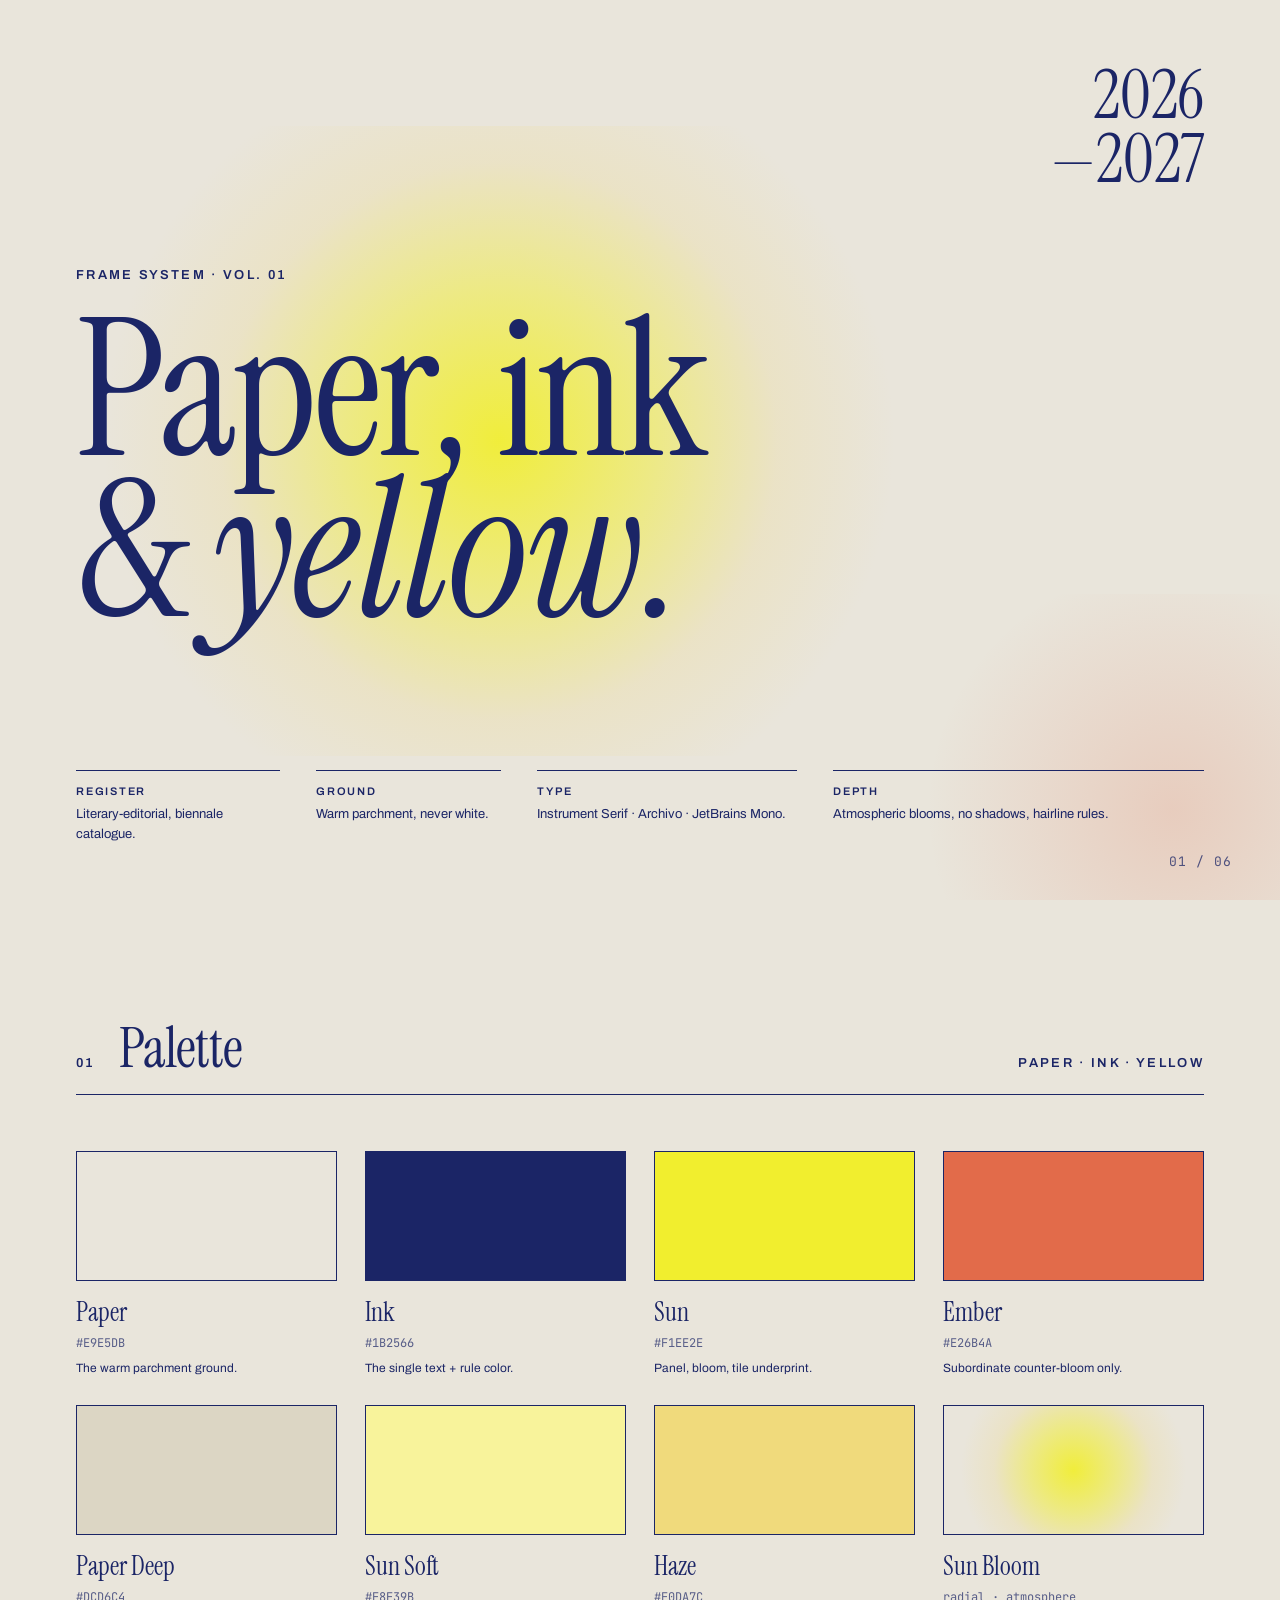
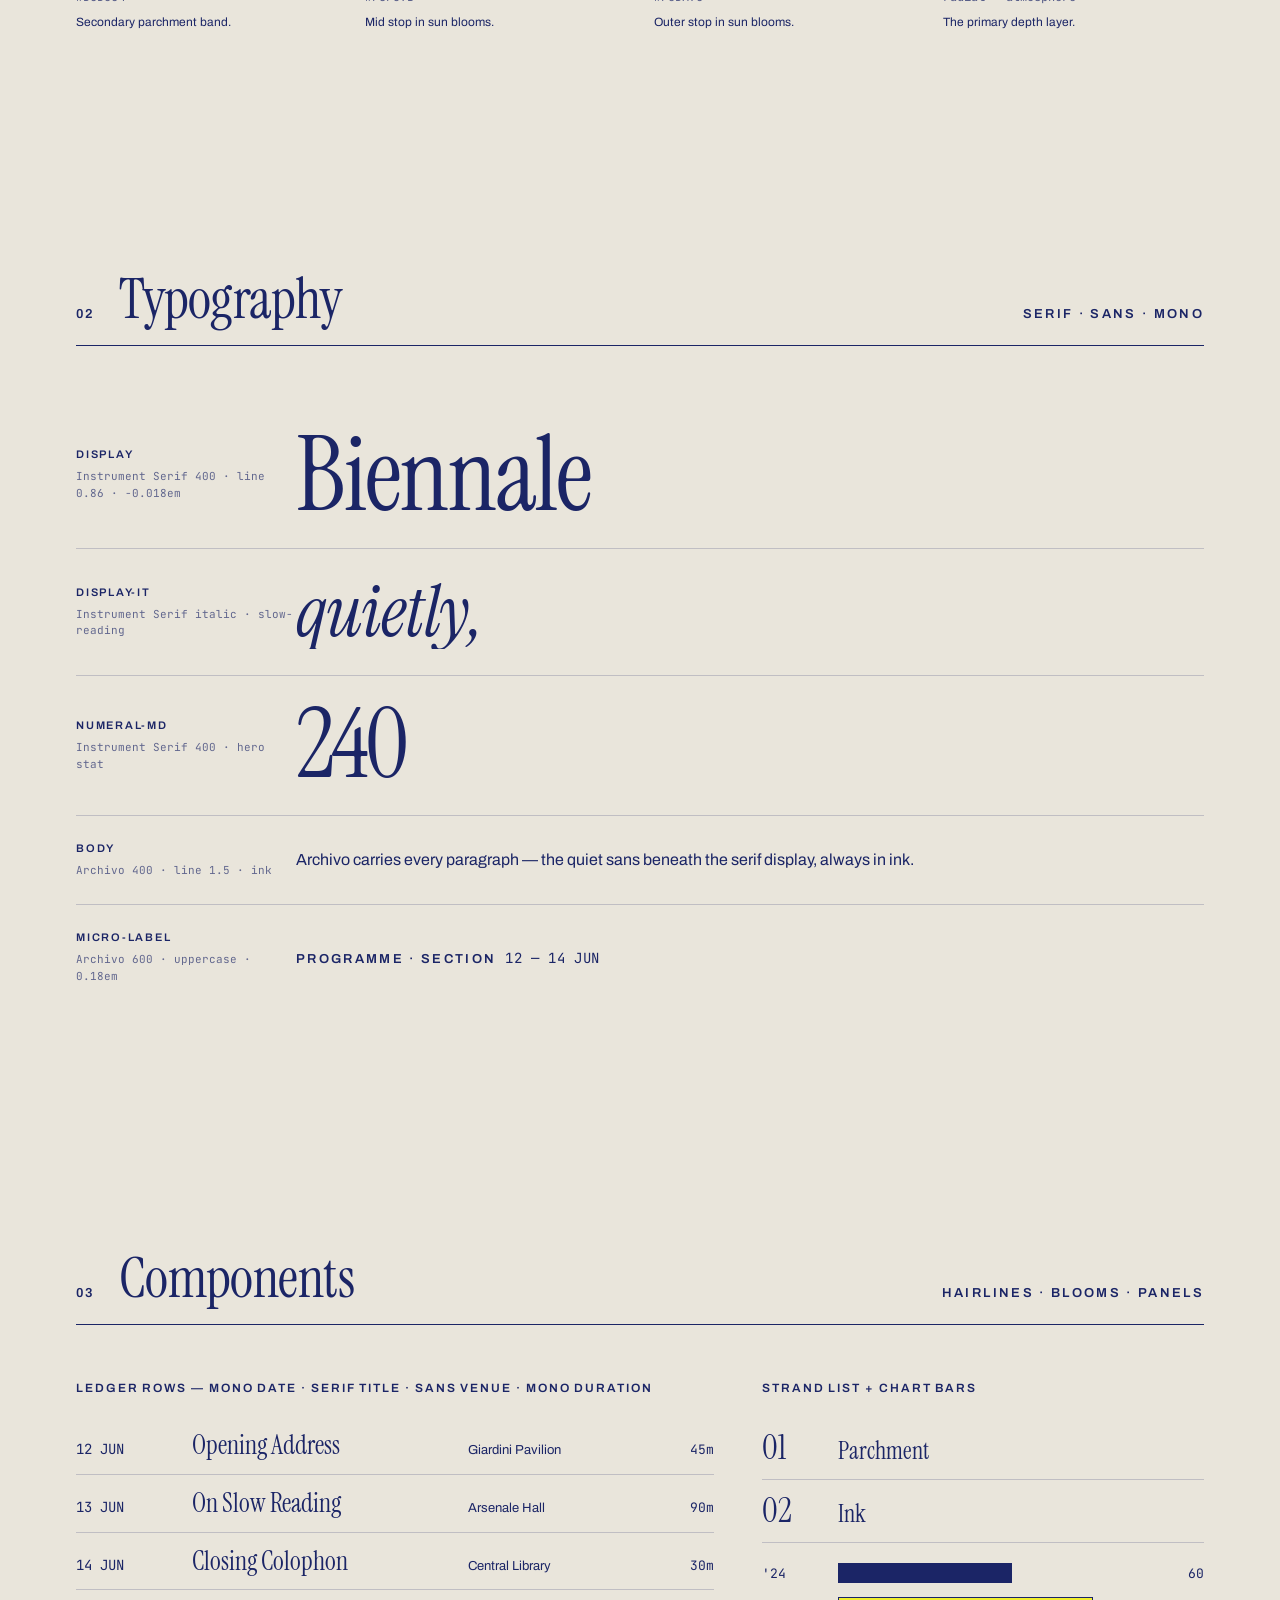
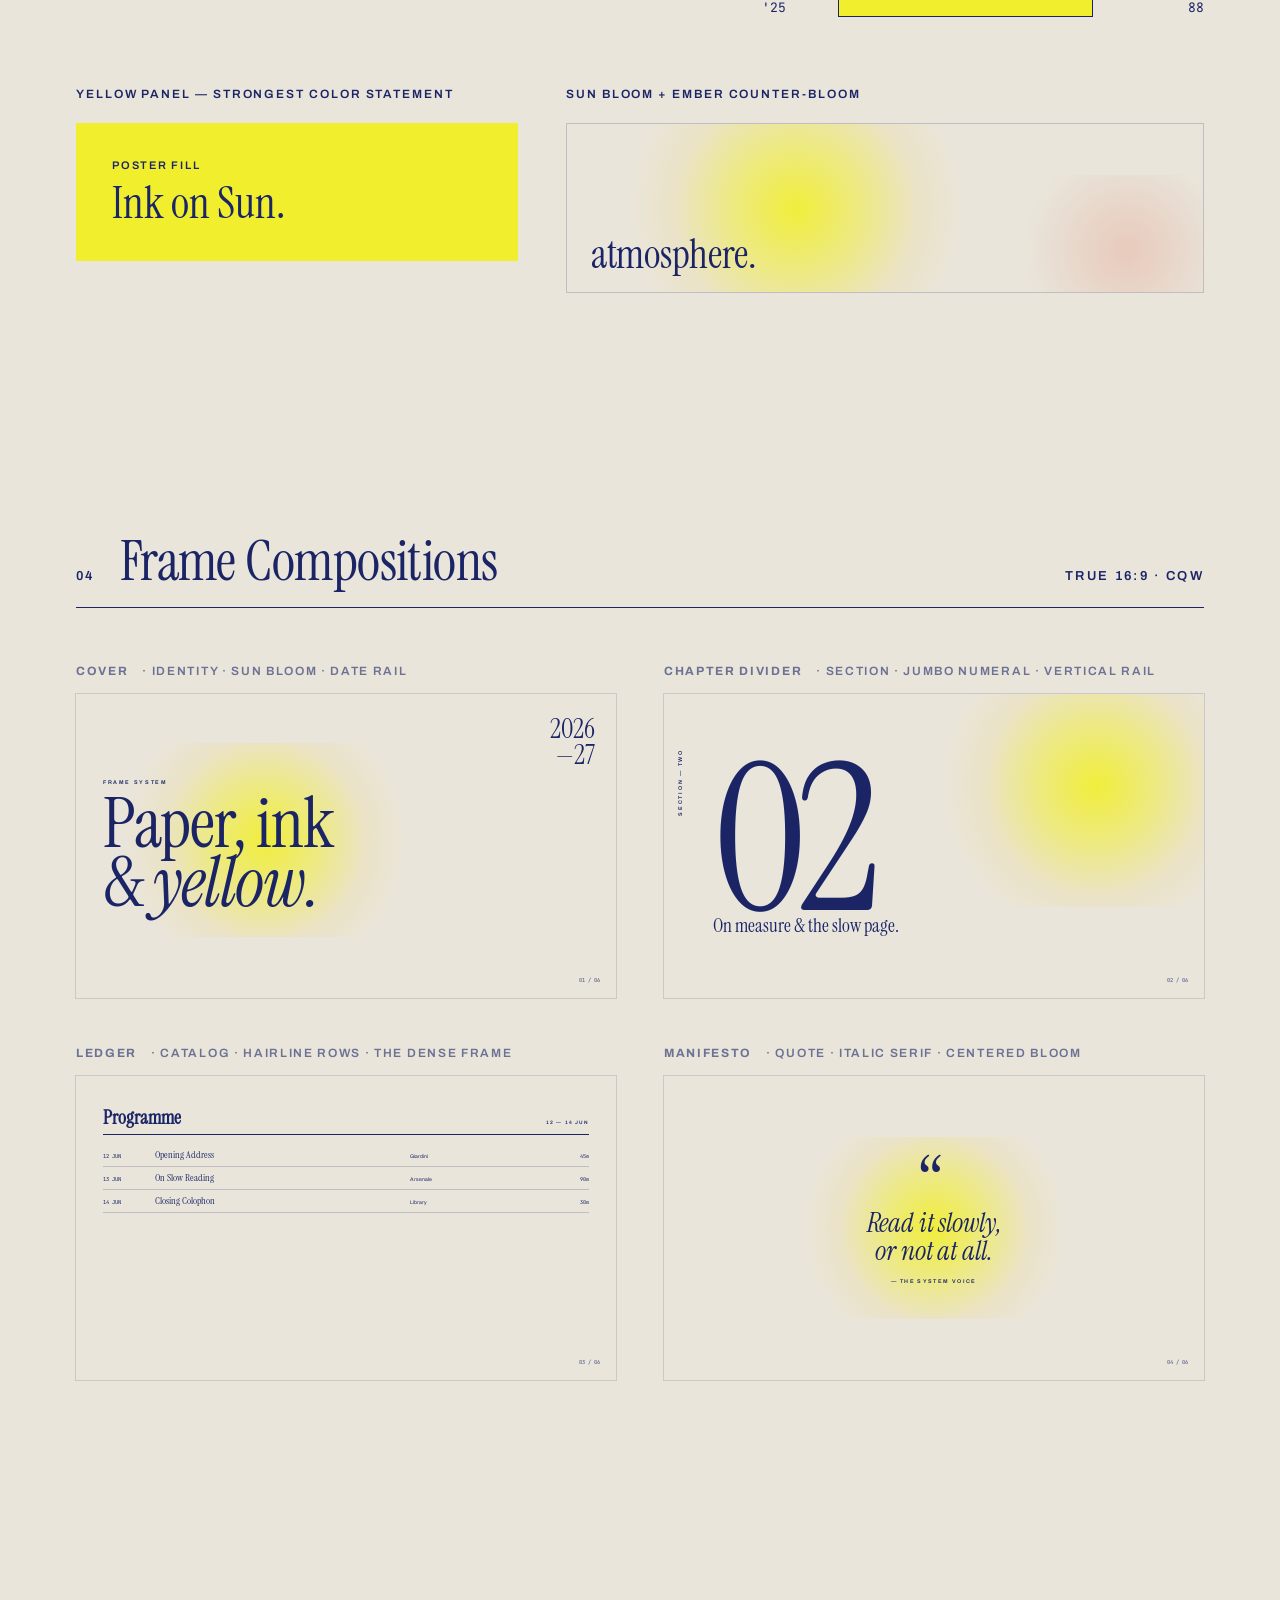
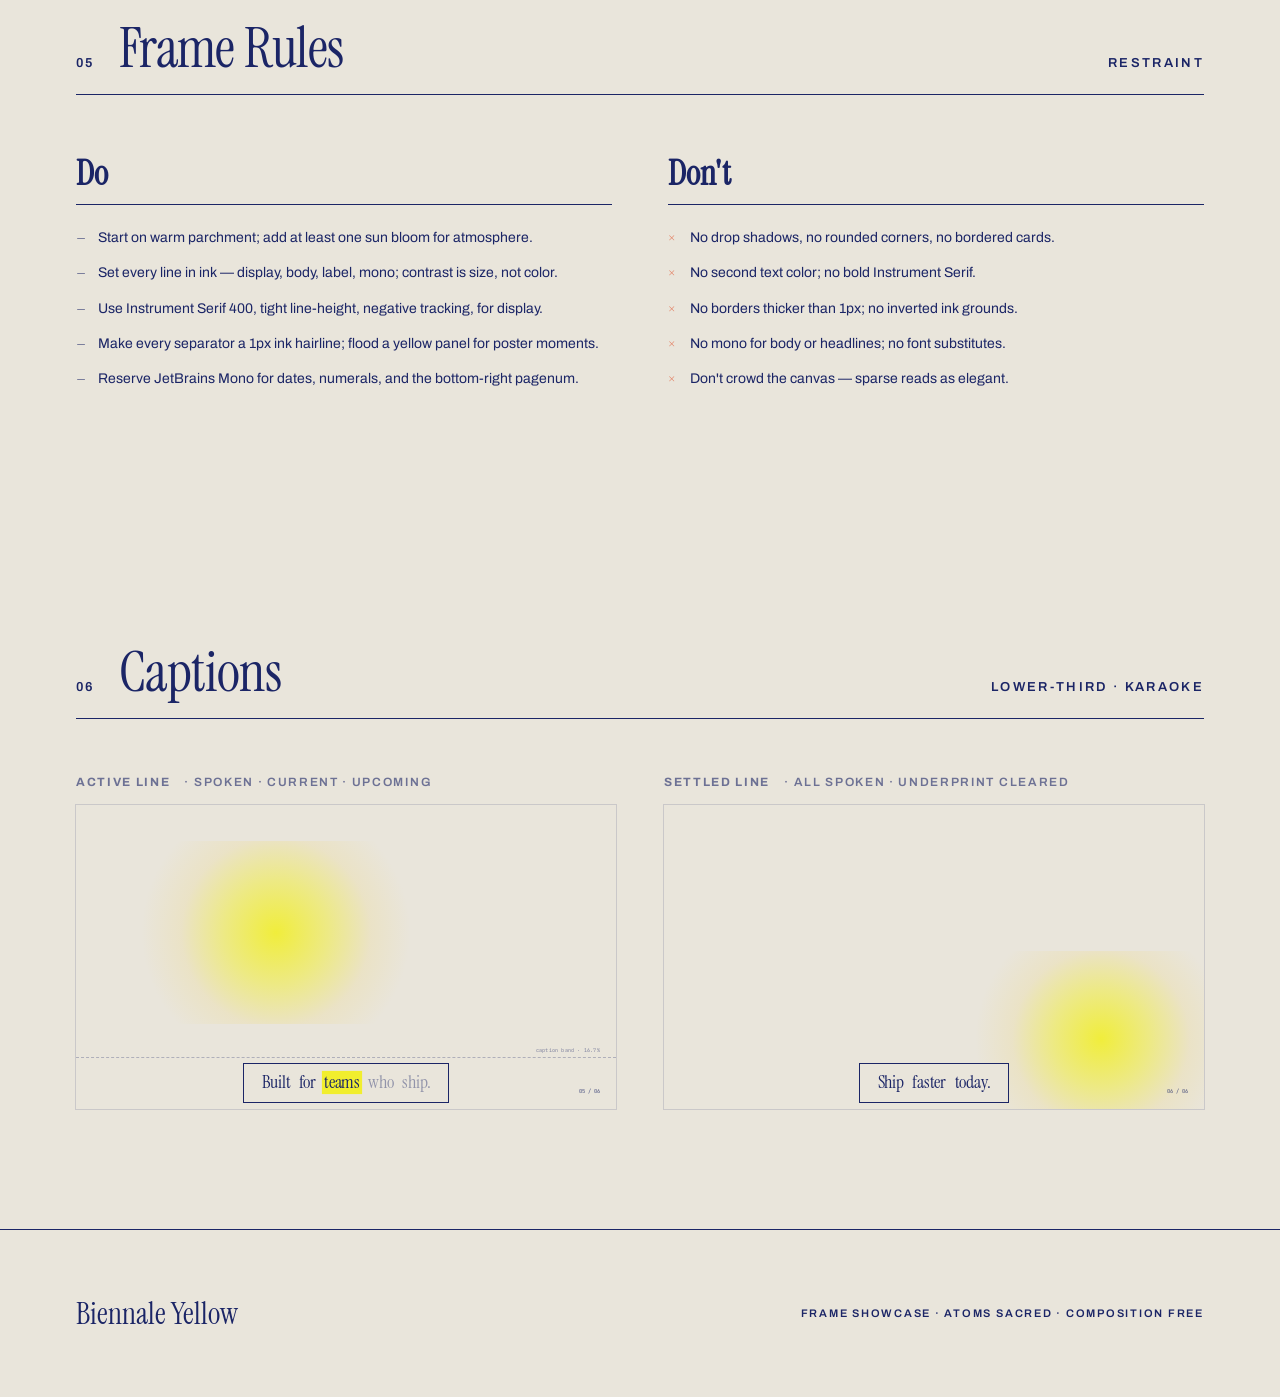
<file: .agents/skills/hyperframes/assets/frame-presets/biennale-yellow/frame-showcase.html>
<!doctype html>
<html lang="en">
  <head>
    <meta charset="utf-8" />
    <meta name="viewport" content="width=device-width,initial-scale=1" />
    <title>Biennale Yellow</title>
    <link rel="preconnect" href="https://fonts.googleapis.com" />
    <link rel="preconnect" href="https://fonts.gstatic.com" crossorigin />
    <link
      href="https://fonts.googleapis.com/css2?family=Instrument+Serif:ital@0;1&family=Archivo:wght@400;600&family=JetBrains+Mono:wght@400&display=swap"
      rel="stylesheet"
    />
    <style id="ds-tokens">
      :root {
        --paper: #e9e5db;
        --paper-deep: #dcd6c4;
        --sun: #f1ee2e;
        --sun-soft: #f8f39b;
        --haze: #f0da7c;
        --ink: #1b2566;
        --ember: #e26b4a;
        --serif: "Instrument Serif", Georgia, serif;
        --sans: "Archivo", sans-serif;
        --mono: "JetBrains Mono", ui-monospace, monospace;
        --bloom: radial-gradient(
          circle at 50% 50%,
          rgba(241, 238, 46, 0.92) 0%,
          rgba(241, 238, 46, 0.5) 30%,
          rgba(240, 218, 124, 0.22) 55%,
          rgba(233, 229, 219, 0) 78%
        );
      }
      * {
        margin: 0;
        padding: 0;
        box-sizing: border-box;
      }
      html {
        background: #0c0d1a;
      }
      body {
        background: var(--paper);
        color: var(--ink);
        font-family: var(--sans);
        -webkit-font-smoothing: antialiased;
      }
      .serif {
        font-family: var(--serif);
        font-weight: 400;
        letter-spacing: -0.018em;
        line-height: 0.9;
      }
      .micro {
        font-family: var(--sans);
        font-weight: 600;
        text-transform: uppercase;
        letter-spacing: 0.18em;
        font-size: 13px;
      }

      section {
        padding: 120px 76px;
        position: relative;
        overflow: hidden;
      }
      .sec-head {
        display: flex;
        align-items: baseline;
        gap: 24px;
        border-bottom: 1px solid var(--ink);
        padding-bottom: 18px;
        margin-bottom: 56px;
        position: relative;
        z-index: 2;
      }
      .sec-head .micro {
        color: var(--ink);
      }
      .sec-head h2 {
        font-family: var(--serif);
        font-weight: 400;
        font-size: 56px;
        line-height: 1;
        letter-spacing: -0.01em;
      }
      .sec-head .sp {
        flex: 1;
      }

      /* COVER */
      .cover {
        min-height: 100vh;
        padding: 0;
        display: flex;
        flex-direction: column;
        justify-content: center;
        position: relative;
        overflow: hidden;
      }
      .cover .bloom {
        position: absolute;
        width: 62%;
        height: 70%;
        left: 8%;
        top: 14%;
        background: var(--bloom);
        z-index: 0;
        pointer-events: none;
      }
      .cover .ember {
        position: absolute;
        width: 36%;
        height: 40%;
        right: -6%;
        bottom: -6%;
        background: radial-gradient(
          circle at 60% 60%,
          rgba(226, 107, 74, 0.2) 0%,
          rgba(226, 107, 74, 0) 70%
        );
        z-index: 0;
        pointer-events: none;
      }
      .cover .daterail {
        position: absolute;
        top: 64px;
        right: 76px;
        font-family: var(--serif);
        font-weight: 400;
        font-size: clamp(48px, 5.2vw, 84px);
        line-height: 0.96;
        text-align: right;
        letter-spacing: -0.005em;
        z-index: 2;
      }
      .cover .inner {
        padding: 0 76px;
        position: relative;
        z-index: 2;
      }
      .cover .micro {
        margin-bottom: 28px;
      }
      .cover h1 {
        font-family: var(--serif);
        font-weight: 400;
        font-size: clamp(110px, 15vw, 230px);
        line-height: 0.84;
        letter-spacing: -0.018em;
      }
      .cover h1 em {
        font-style: italic;
        letter-spacing: -0.005em;
      }
      .cover .footer {
        position: absolute;
        bottom: 0;
        left: 0;
        right: 0;
        display: grid;
        grid-template-columns: 1.1fr 1fr 1.4fr 2fr;
        gap: 36px;
        padding: 0 76px 56px;
        z-index: 2;
      }
      .cover .fcell {
        border-top: 1px solid var(--ink);
        padding-top: 14px;
      }
      .cover .fcell .t {
        font-family: var(--sans);
        font-weight: 600;
        text-transform: uppercase;
        letter-spacing: 0.16em;
        font-size: 11px;
        margin-bottom: 8px;
      }
      .cover .fcell .b {
        font-family: var(--sans);
        font-weight: 400;
        font-size: 13px;
        line-height: 1.5;
        color: var(--ink);
      }
      .cover .pagenum {
        position: absolute;
        bottom: 30px;
        right: 48px;
        font-family: var(--mono);
        font-size: 13px;
        letter-spacing: 0.08em;
        opacity: 0.75;
        z-index: 2;
      }

      /* PALETTE */
      .swatches {
        display: grid;
        grid-template-columns: repeat(4, 1fr);
        gap: 28px;
        position: relative;
        z-index: 2;
      }
      .sw .chip {
        height: 130px;
        border: 1px solid var(--ink);
      }
      .sw .name {
        font-family: var(--serif);
        font-size: 26px;
        margin-top: 14px;
      }
      .sw .hex {
        font-family: var(--mono);
        font-size: 12px;
        color: var(--ink);
        opacity: 0.7;
        margin-top: 6px;
      }
      .sw .role {
        font-family: var(--sans);
        font-size: 12px;
        line-height: 1.5;
        color: var(--ink);
        margin-top: 8px;
      }

      /* TYPE */
      .type-row {
        display: grid;
        grid-template-columns: 220px 1fr;
        align-items: center;
        padding: 26px 0;
        border-bottom: 1px solid rgba(27, 37, 102, 0.2);
      }
      .type-row .tok {
        font-family: var(--sans);
        font-weight: 600;
        text-transform: uppercase;
        letter-spacing: 0.16em;
        font-size: 11px;
      }
      .type-row .m {
        font-family: var(--mono);
        font-size: 11px;
        color: var(--ink);
        opacity: 0.65;
        margin-top: 8px;
        line-height: 1.5;
      }
      .type-row .spec {
        overflow: hidden;
      }

      /* COMPONENTS */
      .cnote {
        font-family: var(--sans);
        font-weight: 600;
        text-transform: uppercase;
        letter-spacing: 0.16em;
        font-size: 12px;
        margin-bottom: 22px;
      }
      .cgrid {
        display: grid;
        grid-template-columns: repeat(12, 1fr);
        gap: 48px;
        margin-bottom: 56px;
      }
      .s4 {
        grid-column: span 4;
      }
      .s5 {
        grid-column: span 5;
      }
      .s6 {
        grid-column: span 6;
      }
      .s7 {
        grid-column: span 7;
      }
      .s8 {
        grid-column: span 8;
      }
      .ledger .row {
        display: grid;
        grid-template-columns: 92px 1.6fr 0.9fr 80px;
        gap: 24px;
        padding: 14px 0;
        border-bottom: 1px solid rgba(27, 37, 102, 0.2);
        align-items: baseline;
      }
      .ledger .dt {
        font-family: var(--mono);
        font-size: 14px;
      }
      .ledger .ti {
        font-family: var(--serif);
        font-size: 26px;
        line-height: 1.1;
      }
      .ledger .vn {
        font-family: var(--sans);
        font-size: 13px;
        color: var(--ink);
      }
      .ledger .du {
        font-family: var(--mono);
        font-size: 13px;
        text-align: right;
      }
      .strand .row {
        display: grid;
        grid-template-columns: 56px 1fr;
        gap: 20px;
        padding: 14px 0;
        border-bottom: 1px solid rgba(27, 37, 102, 0.2);
        align-items: baseline;
      }
      .strand .nm {
        font-family: var(--serif);
        font-size: 34px;
        line-height: 1;
      }
      .strand .ti {
        font-family: var(--serif);
        font-size: 24px;
        line-height: 1.1;
      }
      .strand .bd {
        font-family: var(--sans);
        font-size: 13px;
        line-height: 1.5;
        color: var(--ink);
        margin-top: 4px;
      }
      .bars .row {
        display: grid;
        grid-template-columns: 60px 1fr 60px;
        gap: 16px;
        align-items: center;
        margin-bottom: 14px;
      }
      .bars .yr {
        font-family: var(--mono);
        font-size: 13px;
      }
      .bars .bar {
        height: 20px;
        background: var(--ink);
      }
      .bars .bar.lit {
        background: var(--sun);
        border: 1px solid var(--ink);
      }
      .bars .vl {
        font-family: var(--mono);
        font-size: 13px;
        text-align: right;
      }
      .ypanel {
        background: var(--sun);
        padding: 36px;
        color: var(--ink);
      }
      .ypanel .l {
        font-family: var(--sans);
        font-weight: 600;
        text-transform: uppercase;
        letter-spacing: 0.16em;
        font-size: 11px;
      }
      .ypanel .h {
        font-family: var(--serif);
        font-size: 44px;
        line-height: 0.95;
        margin-top: 12px;
      }

      /* COMPOSITIONS */
      .gallery {
        display: grid;
        grid-template-columns: 1fr 1fr;
        gap: 48px;
        position: relative;
        z-index: 2;
      }
      .fw .flabel {
        display: flex;
        gap: 14px;
        align-items: baseline;
        margin-bottom: 16px;
        font-family: var(--sans);
        font-weight: 600;
        text-transform: uppercase;
        letter-spacing: 0.14em;
        font-size: 12px;
        color: var(--ink);
        opacity: 0.6;
      }
      .fw .flabel b {
        opacity: 1;
      }
      .frame {
        aspect-ratio: 16/9;
        container-type: size;
        position: relative;
        overflow: hidden;
        background: var(--paper);
        box-shadow: 0 0 0 1px rgba(27, 37, 102, 0.15);
      }
      .frame > .body {
        position: absolute;
        inset: 0;
        z-index: 3;
      }
      .frame .bloom {
        position: absolute;
        background: var(--bloom);
        z-index: 1;
        pointer-events: none;
      }
      .frame .pn {
        position: absolute;
        right: 3cqw;
        bottom: 2.6cqw;
        font-family: var(--mono);
        font-size: 1cqw;
        opacity: 0.75;
        z-index: 4;
      }

      /* f1 cover */
      .yf1 .bloom {
        width: 58%;
        height: 64%;
        left: 6%;
        top: 16%;
      }
      .yf1 .body {
        display: flex;
        flex-direction: column;
        justify-content: center;
        padding: 0 5cqw;
      }
      .yf1 .micro {
        font-family: var(--sans);
        font-weight: 600;
        text-transform: uppercase;
        letter-spacing: 0.3cqw;
        font-size: 1cqw;
        margin-bottom: 1.8cqw;
      }
      .yf1 h3 {
        font-family: var(--serif);
        font-weight: 400;
        font-size: 13cqw;
        line-height: 0.84;
        letter-spacing: -0.018em;
      }
      .yf1 h3 em {
        font-style: italic;
      }
      .yf1 .dr {
        position: absolute;
        top: 4cqw;
        right: 4cqw;
        font-family: var(--serif);
        font-size: 5cqw;
        line-height: 0.96;
        text-align: right;
        letter-spacing: -0.005em;
        z-index: 4;
      }

      /* f2 chapter divider */
      .yf2 .bloom {
        width: 60%;
        height: 80%;
        right: -10%;
        top: -10%;
        left: auto;
      }
      .yf2 .rail {
        position: absolute;
        left: 3cqw;
        top: 50%;
        transform: rotate(-90deg) translateX(50%);
        transform-origin: left center;
        font-family: var(--sans);
        font-weight: 600;
        text-transform: uppercase;
        letter-spacing: 0.32em;
        font-size: 1cqw;
        white-space: nowrap;
        z-index: 4;
      }
      .yf2 .body {
        display: flex;
        flex-direction: column;
        justify-content: center;
        padding: 0 5cqw 0 9cqw;
      }
      .yf2 .num {
        font-family: var(--serif);
        font-weight: 400;
        font-size: 38cqw;
        line-height: 0.84;
        letter-spacing: -0.04em;
        color: var(--ink);
      }
      .yf2 .ti {
        font-family: var(--serif);
        font-size: 3.6cqw;
        line-height: 1.05;
        margin-top: -2cqw;
        max-width: 46cqw;
      }

      /* f3 ledger */
      .yf3 .body {
        padding: 6cqw 5cqw;
        display: flex;
        flex-direction: column;
      }
      .yf3 .top {
        display: flex;
        justify-content: space-between;
        align-items: baseline;
        border-bottom: 1px solid var(--ink);
        padding-bottom: 1.2cqw;
        margin-bottom: 1.6cqw;
      }
      .yf3 .top h4 {
        font-family: var(--serif);
        font-size: 3.6cqw;
        line-height: 1;
      }
      .yf3 .top .micro {
        font-family: var(--sans);
        font-weight: 600;
        text-transform: uppercase;
        letter-spacing: 0.2cqw;
        font-size: 0.9cqw;
      }
      .yf3 .row {
        display: grid;
        grid-template-columns: 8cqw 1.6fr 0.9fr 6cqw;
        gap: 1.6cqw;
        padding: 1cqw 0;
        border-bottom: 1px solid rgba(27, 37, 102, 0.2);
        align-items: baseline;
      }
      .yf3 .dt {
        font-family: var(--mono);
        font-size: 1cqw;
      }
      .yf3 .ti {
        font-family: var(--serif);
        font-size: 1.9cqw;
        line-height: 1.1;
      }
      .yf3 .vn {
        font-family: var(--sans);
        font-size: 0.95cqw;
      }
      .yf3 .du {
        font-family: var(--mono);
        font-size: 0.95cqw;
        text-align: right;
      }

      /* f4 manifesto */
      .yf4 .bloom {
        width: 54%;
        height: 60%;
        left: 50%;
        top: 50%;
        transform: translate(-50%, -50%);
      }
      .yf4 .body {
        display: flex;
        flex-direction: column;
        justify-content: center;
        align-items: center;
        text-align: center;
        padding: 0 9cqw;
      }
      .yf4 .qm {
        font-family: var(--serif);
        font-size: 14cqw;
        line-height: 0.5;
        height: 7cqw;
      }
      .yf4 .q {
        font-family: var(--serif);
        font-style: italic;
        font-size: 5cqw;
        line-height: 1.04;
        letter-spacing: -0.005em;
      }
      .yf4 .at {
        font-family: var(--sans);
        font-weight: 600;
        text-transform: uppercase;
        letter-spacing: 0.25cqw;
        font-size: 1cqw;
        margin-top: 2.4cqw;
      }

      /* PRINCIPLES */
      .dos {
        display: grid;
        grid-template-columns: 1fr 1fr;
        gap: 56px;
        position: relative;
        z-index: 2;
      }
      .do-card h4 {
        font-family: var(--serif);
        font-size: 34px;
        margin-bottom: 8px;
      }
      .do-card .rule {
        height: 1px;
        background: var(--ink);
        margin-bottom: 22px;
      }
      .do-card ul {
        list-style: none;
      }
      .do-card li {
        font-family: var(--sans);
        font-size: 14px;
        line-height: 1.6;
        padding-left: 22px;
        position: relative;
        margin-bottom: 13px;
        color: var(--ink);
      }
      .do-card li::before {
        position: absolute;
        left: 0;
        font-family: var(--serif);
      }
      .do-card.do li::before {
        content: "\2014";
      }
      .do-card.dont li::before {
        content: "\00d7";
        color: var(--ember);
      }

      .foot {
        padding: 64px 76px;
        border-top: 1px solid var(--ink);
        display: flex;
        justify-content: space-between;
        align-items: center;
      }
      .foot .l {
        font-family: var(--serif);
        font-size: 30px;
      }
      .foot .r {
        font-family: var(--sans);
        font-weight: 600;
        text-transform: uppercase;
        letter-spacing: 0.16em;
        font-size: 11px;
      }
      @media (max-width: 1100px) {
        .gallery {
          grid-template-columns: 1fr;
        }
        .swatches {
          grid-template-columns: 1fr 1fr;
        }
      }
    </style>
    <link
      rel="stylesheet"
      href="https://fonts.googleapis.com/css2?family=Instrument+Serif:ital,wght@0,400;1,400&display=swap"
    />
    <link
      rel="stylesheet"
      href="https://fonts.googleapis.com/css2?family=Archivo:wght@400;500;600;700&display=swap"
    />
    <style id="ft-override">
      :root {
        --primary: #e9e5db !important;
        --secondary: #1b2566 !important;
        --tertiary: #dcd6c4 !important;
        --accent: #f1ee2e !important;
        --f-disp: "Instrument Serif", sans-serif !important;
        --f-body: "Archivo", sans-serif !important;
        --paper: #e9e5db !important;
        --paper-deep: #dcd6c4 !important;
        --sun: #f1ee2e !important;
        --ink: #1b2566 !important;
        --serif: "Instrument Serif", sans-serif !important;
        --sans: "Archivo", sans-serif !important;
        --sun-soft: #f8f39b !important;
        --haze: #f0da7c !important;
        --ember: #e26b4a !important;
      }
    </style>
  </head>
  <body>
    <!-- COVER -->
    <section class="cover">
      <div class="bloom"></div>
      <div class="ember"></div>
      <div class="daterail">2026<br />—2027</div>
      <div class="inner">
        <div class="micro">Frame System · Vol. 01</div>
        <h1>Paper, ink<br />&amp; <em>yellow.</em></h1>
      </div>
      <div class="footer">
        <div class="fcell">
          <div class="t">Register</div>
          <div class="b">Literary-editorial, biennale catalogue.</div>
        </div>
        <div class="fcell">
          <div class="t">Ground</div>
          <div class="b">Warm parchment, never white.</div>
        </div>
        <div class="fcell">
          <div class="t">Type</div>
          <div class="b">Instrument Serif · Archivo · JetBrains Mono.</div>
        </div>
        <div class="fcell">
          <div class="t">Depth</div>
          <div class="b">Atmospheric blooms, no shadows, hairline rules.</div>
        </div>
      </div>
      <div class="pagenum">01 / 06</div>
    </section>

    <!-- PALETTE -->
    <section>
      <div class="sec-head">
        <span class="micro">01</span>
        <h2>Palette</h2>
        <span class="sp"></span><span class="micro">Paper · Ink · Yellow</span>
      </div>
      <div class="swatches">
        <div class="sw">
          <div class="chip" style="background: var(--paper)"></div>
          <div class="name">Paper</div>
          <div class="hex">#E9E5DB</div>
          <div class="role">The warm parchment ground.</div>
        </div>
        <div class="sw">
          <div class="chip" style="background: var(--ink)"></div>
          <div class="name">Ink</div>
          <div class="hex">#1B2566</div>
          <div class="role">The single text + rule color.</div>
        </div>
        <div class="sw">
          <div class="chip" style="background: var(--sun)"></div>
          <div class="name">Sun</div>
          <div class="hex">#F1EE2E</div>
          <div class="role">Panel, bloom, tile underprint.</div>
        </div>
        <div class="sw">
          <div class="chip" style="background: var(--ember)"></div>
          <div class="name">Ember</div>
          <div class="hex">#E26B4A</div>
          <div class="role">Subordinate counter-bloom only.</div>
        </div>
        <div class="sw">
          <div class="chip" style="background: var(--paper-deep)"></div>
          <div class="name">Paper Deep</div>
          <div class="hex">#DCD6C4</div>
          <div class="role">Secondary parchment band.</div>
        </div>
        <div class="sw">
          <div class="chip" style="background: var(--sun-soft)"></div>
          <div class="name">Sun Soft</div>
          <div class="hex">#F8F39B</div>
          <div class="role">Mid stop in sun blooms.</div>
        </div>
        <div class="sw">
          <div class="chip" style="background: var(--haze)"></div>
          <div class="name">Haze</div>
          <div class="hex">#F0DA7C</div>
          <div class="role">Outer stop in sun blooms.</div>
        </div>
        <div class="sw">
          <div class="chip" style="background: var(--bloom), var(--paper)"></div>
          <div class="name">Sun Bloom</div>
          <div class="hex">radial · atmosphere</div>
          <div class="role">The primary depth layer.</div>
        </div>
      </div>
    </section>

    <!-- TYPOGRAPHY -->
    <section>
      <div class="sec-head">
        <span class="micro">02</span>
        <h2>Typography</h2>
        <span class="sp"></span><span class="micro">Serif · Sans · Mono</span>
      </div>
      <div class="type-row">
        <div>
          <div class="tok">display</div>
          <div class="m">Instrument Serif 400 · line 0.86 · −0.018em</div>
        </div>
        <div class="spec"><span class="serif" style="font-size: 104px">Biennale</span></div>
      </div>
      <div class="type-row">
        <div>
          <div class="tok">display-it</div>
          <div class="m">Instrument Serif italic · slow-reading</div>
        </div>
        <div class="spec">
          <span class="serif" style="font-style: italic; font-size: 72px; line-height: 1.04"
            >quietly,</span
          >
        </div>
      </div>
      <div class="type-row">
        <div>
          <div class="tok">numeral-md</div>
          <div class="m">Instrument Serif 400 · hero stat</div>
        </div>
        <div class="spec">
          <span class="serif" style="font-size: 96px; letter-spacing: -0.04em">240</span>
        </div>
      </div>
      <div class="type-row">
        <div>
          <div class="tok">body</div>
          <div class="m">Archivo 400 · line 1.5 · ink</div>
        </div>
        <div class="spec">
          <p style="font-family: var(--sans); font-size: 16px; line-height: 1.5; max-width: 620px">
            Archivo carries every paragraph — the quiet sans beneath the serif display, always in
            ink.
          </p>
        </div>
      </div>
      <div class="type-row" style="border-bottom: 0">
        <div>
          <div class="tok">micro-label</div>
          <div class="m">Archivo 600 · uppercase · 0.18em</div>
        </div>
        <div class="spec">
          <span class="micro">Programme · Section</span> &nbsp;
          <span
            class="serif"
            style="font-family: var(--mono); font-size: 14px; letter-spacing: 0.04em"
            >12 — 14 JUN</span
          >
        </div>
      </div>
    </section>

    <!-- COMPONENTS -->
    <section>
      <div class="sec-head">
        <span class="micro">03</span>
        <h2>Components</h2>
        <span class="sp"></span><span class="micro">Hairlines · Blooms · Panels</span>
      </div>

      <div class="cgrid">
        <div class="s7">
          <div class="cnote">
            Ledger rows — mono date · serif title · sans venue · mono duration
          </div>
          <div class="ledger">
            <div class="row">
              <span class="dt">12 JUN</span><span class="ti">Opening Address</span
              ><span class="vn">Giardini Pavilion</span><span class="du">45m</span>
            </div>
            <div class="row">
              <span class="dt">13 JUN</span><span class="ti">On Slow Reading</span
              ><span class="vn">Arsenale Hall</span><span class="du">90m</span>
            </div>
            <div class="row">
              <span class="dt">14 JUN</span><span class="ti">Closing Colophon</span
              ><span class="vn">Central Library</span><span class="du">30m</span>
            </div>
          </div>
        </div>
        <div class="s5">
          <div class="cnote">Strand list + chart bars</div>
          <div class="strand">
            <div class="row">
              <span class="nm">01</span>
              <div><div class="ti">Parchment</div></div>
            </div>
            <div class="row">
              <span class="nm">02</span>
              <div><div class="ti">Ink</div></div>
            </div>
          </div>
          <div class="bars" style="margin-top: 20px">
            <div class="row">
              <span class="yr">'24</span><span class="bar" style="width: 60%"></span
              ><span class="vl">60</span>
            </div>
            <div class="row">
              <span class="yr">'25</span><span class="bar lit" style="width: 88%"></span
              ><span class="vl">88</span>
            </div>
          </div>
        </div>
      </div>

      <div class="cgrid" style="margin-bottom: 0">
        <div class="s5">
          <div class="cnote">Yellow panel — strongest color statement</div>
          <div class="ypanel">
            <div class="l">Poster Fill</div>
            <div class="h">Ink on Sun.</div>
          </div>
        </div>
        <div class="s7">
          <div class="cnote">Sun bloom + ember counter-bloom</div>
          <div
            style="
              position: relative;
              height: 170px;
              border: 1px solid rgba(27, 37, 102, 0.2);
              overflow: hidden;
            "
          >
            <div
              style="
                position: absolute;
                width: 60%;
                height: 130%;
                left: 6%;
                top: -15%;
                background: var(--bloom);
              "
            ></div>
            <div
              style="
                position: absolute;
                width: 40%;
                height: 90%;
                right: -8%;
                bottom: -20%;
                background: radial-gradient(circle, rgba(226, 107, 74, 0.22), transparent 70%);
              "
            ></div>
            <div style="position: absolute; left: 24px; bottom: 20px" class="serif">
              <span style="font-size: 40px">atmosphere.</span>
            </div>
          </div>
        </div>
      </div>
    </section>

    <!-- COMPOSITIONS -->
    <section>
      <div class="sec-head">
        <span class="micro">04</span>
        <h2>Frame Compositions</h2>
        <span class="sp"></span><span class="micro">True 16:9 · cqw</span>
      </div>
      <div class="gallery">
        <div class="fw">
          <div class="flabel"><b>Cover</b><span>· identity · sun bloom · date rail</span></div>
          <div class="frame yf1">
            <div class="bloom"></div>
            <div class="dr">2026<br />—27</div>
            <div class="body">
              <div class="micro">Frame System</div>
              <h3>Paper, ink<br />&amp; <em>yellow.</em></h3>
            </div>
            <div class="pn">01 / 06</div>
          </div>
        </div>

        <div class="fw">
          <div class="flabel">
            <b>Chapter Divider</b><span>· section · jumbo numeral · vertical rail</span>
          </div>
          <div class="frame yf2">
            <div class="bloom"></div>
            <div class="rail">Section — Two</div>
            <div class="body">
              <div class="num">02</div>
              <div class="ti">On measure &amp; the slow page.</div>
            </div>
            <div class="pn">02 / 06</div>
          </div>
        </div>

        <div class="fw">
          <div class="flabel">
            <b>Ledger</b><span>· catalog · hairline rows · the dense frame</span>
          </div>
          <div class="frame yf3">
            <div class="body">
              <div class="top">
                <h4>Programme</h4>
                <span class="micro">12 — 14 JUN</span>
              </div>
              <div class="row">
                <span class="dt">12 JUN</span><span class="ti">Opening Address</span
                ><span class="vn">Giardini</span><span class="du">45m</span>
              </div>
              <div class="row">
                <span class="dt">13 JUN</span><span class="ti">On Slow Reading</span
                ><span class="vn">Arsenale</span><span class="du">90m</span>
              </div>
              <div class="row">
                <span class="dt">14 JUN</span><span class="ti">Closing Colophon</span
                ><span class="vn">Library</span><span class="du">30m</span>
              </div>
            </div>
            <div class="pn">03 / 06</div>
          </div>
        </div>

        <div class="fw">
          <div class="flabel">
            <b>Manifesto</b><span>· quote · italic serif · centered bloom</span>
          </div>
          <div class="frame yf4">
            <div class="bloom"></div>
            <div class="body">
              <div class="qm">&ldquo;</div>
              <div class="q">Read it slowly,<br />or not at all.</div>
              <div class="at">— The System Voice</div>
            </div>
            <div class="pn">04 / 06</div>
          </div>
        </div>
      </div>
    </section>

    <!-- PRINCIPLES -->
    <section>
      <div class="sec-head">
        <span class="micro">05</span>
        <h2>Frame Rules</h2>
        <span class="sp"></span><span class="micro">Restraint</span>
      </div>
      <div class="dos">
        <div class="do-card do">
          <h4>Do</h4>
          <div class="rule"></div>
          <ul>
            <li>Start on warm parchment; add at least one sun bloom for atmosphere.</li>
            <li>
              Set every line in ink — display, body, label, mono; contrast is size, not color.
            </li>
            <li>Use Instrument Serif 400, tight line-height, negative tracking, for display.</li>
            <li>
              Make every separator a 1px ink hairline; flood a yellow panel for poster moments.
            </li>
            <li>Reserve JetBrains Mono for dates, numerals, and the bottom-right pagenum.</li>
          </ul>
        </div>
        <div class="do-card dont">
          <h4>Don't</h4>
          <div class="rule"></div>
          <ul>
            <li>No drop shadows, no rounded corners, no bordered cards.</li>
            <li>No second text color; no bold Instrument Serif.</li>
            <li>No borders thicker than 1px; no inverted ink grounds.</li>
            <li>No mono for body or headlines; no font substitutes.</li>
            <li>Don't crowd the canvas — sparse reads as elegant.</li>
          </ul>
        </div>
      </div>
    </section>

    <!-- CAPTIONS — preview of caption-skin.html (the preset's lower-third karaoke look) -->
    <style>
      /* mirrors caption-skin.html; the skin's --cap-* vocab mapped to this preset's tokens */
      .capdemo {
        --cap-ink: var(--ink);
        --cap-canvas: var(--paper);
        --cap-accent: var(--sun);
        --cap-accent-2: var(--ember);
      }
      .capdemo .stage {
        position: absolute;
        left: 0;
        right: 0;
        bottom: 0;
        height: 16.67cqh;
        display: flex;
        align-items: center;
        justify-content: center;
        z-index: 4;
      }
      .capdemo .pill {
        max-width: 80cqw;
        padding: 1.4cqw 3cqw 1.7cqw;
        background: var(--cap-canvas);
        border: 1px solid var(--cap-ink);
        border-radius: 0;
      }
      .capdemo .line {
        display: flex;
        flex-wrap: wrap;
        justify-content: center;
        gap: 0.1em 0.34em;
        font-family: var(--serif);
        font-weight: 400;
        font-size: 3.4cqw;
        line-height: 1.16;
        letter-spacing: -0.01em;
      }
      .capdemo .w {
        display: inline-block;
        padding: 0 0.06em;
        color: color-mix(in srgb, var(--cap-ink) 42%, var(--cap-canvas));
      }
      .capdemo .w.spoken {
        color: var(--cap-ink);
      }
      .capdemo .w.active {
        color: var(--cap-ink);
        background: var(--cap-accent);
        box-shadow: 0 0 0 0.06em var(--cap-accent);
      }
      .capdemo .bandline {
        position: absolute;
        left: 0;
        right: 0;
        bottom: 16.67cqh;
        border-top: 1px dashed rgba(27, 37, 102, 0.28);
        z-index: 3;
      }
      .capdemo .bandtag {
        position: absolute;
        right: 3cqw;
        bottom: calc(16.67cqh + 0.7cqw);
        font-family: var(--mono);
        font-size: 0.95cqw;
        letter-spacing: 0.04em;
        color: var(--ink);
        opacity: 0.5;
        z-index: 4;
      }
    </style>
    <section>
      <div class="sec-head">
        <span class="micro">06</span>
        <h2>Captions</h2>
        <span class="sp"></span><span class="micro">Lower-third · Karaoke</span>
      </div>
      <div class="gallery">
        <div class="fw">
          <div class="flabel"><b>Active line</b><span>· spoken · current · upcoming</span></div>
          <div class="frame capdemo">
            <div class="bloom" style="width: 54%; height: 60%; left: 10%; top: 12%"></div>
            <div class="bandline"></div>
            <div class="bandtag">caption band · 16.7%</div>
            <div class="stage">
              <div class="pill">
                <div class="line">
                  <span class="w spoken">Built</span>
                  <span class="w spoken">for</span>
                  <span class="w active">teams</span>
                  <span class="w">who</span>
                  <span class="w">ship.</span>
                </div>
              </div>
            </div>
            <div class="pn">05 / 06</div>
          </div>
        </div>

        <div class="fw">
          <div class="flabel">
            <b>Settled line</b><span>· all spoken · underprint cleared</span>
          </div>
          <div class="frame capdemo">
            <div
              class="bloom"
              style="width: 50%; height: 58%; right: -6%; bottom: -6%; left: auto"
            ></div>
            <div class="stage">
              <div class="pill">
                <div class="line">
                  <span class="w spoken">Ship</span>
                  <span class="w spoken">faster</span>
                  <span class="w spoken">today.</span>
                </div>
              </div>
            </div>
            <div class="pn">06 / 06</div>
          </div>
        </div>
      </div>
    </section>

    <div class="foot">
      <span class="l">Biennale Yellow</span>
      <span class="r">Frame Showcase · Atoms Sacred · Composition Free</span>
    </div>

    <template id="__bundler_thumbnail">
      <svg viewBox="0 0 100 100" xmlns="http://www.w3.org/2000/svg">
        <rect width="100" height="100" fill="#E9E5DB" />
        <circle cx="42" cy="42" r="34" fill="#F1EE2E" opacity="0.55" />
        <text x="14" y="64" font-family="Georgia" font-size="30" fill="#1B2566">Aa</text>
        <rect x="14" y="74" width="60" height="1.5" fill="#1B2566" />
      </svg>
    </template>
  </body>
</html>
</file>
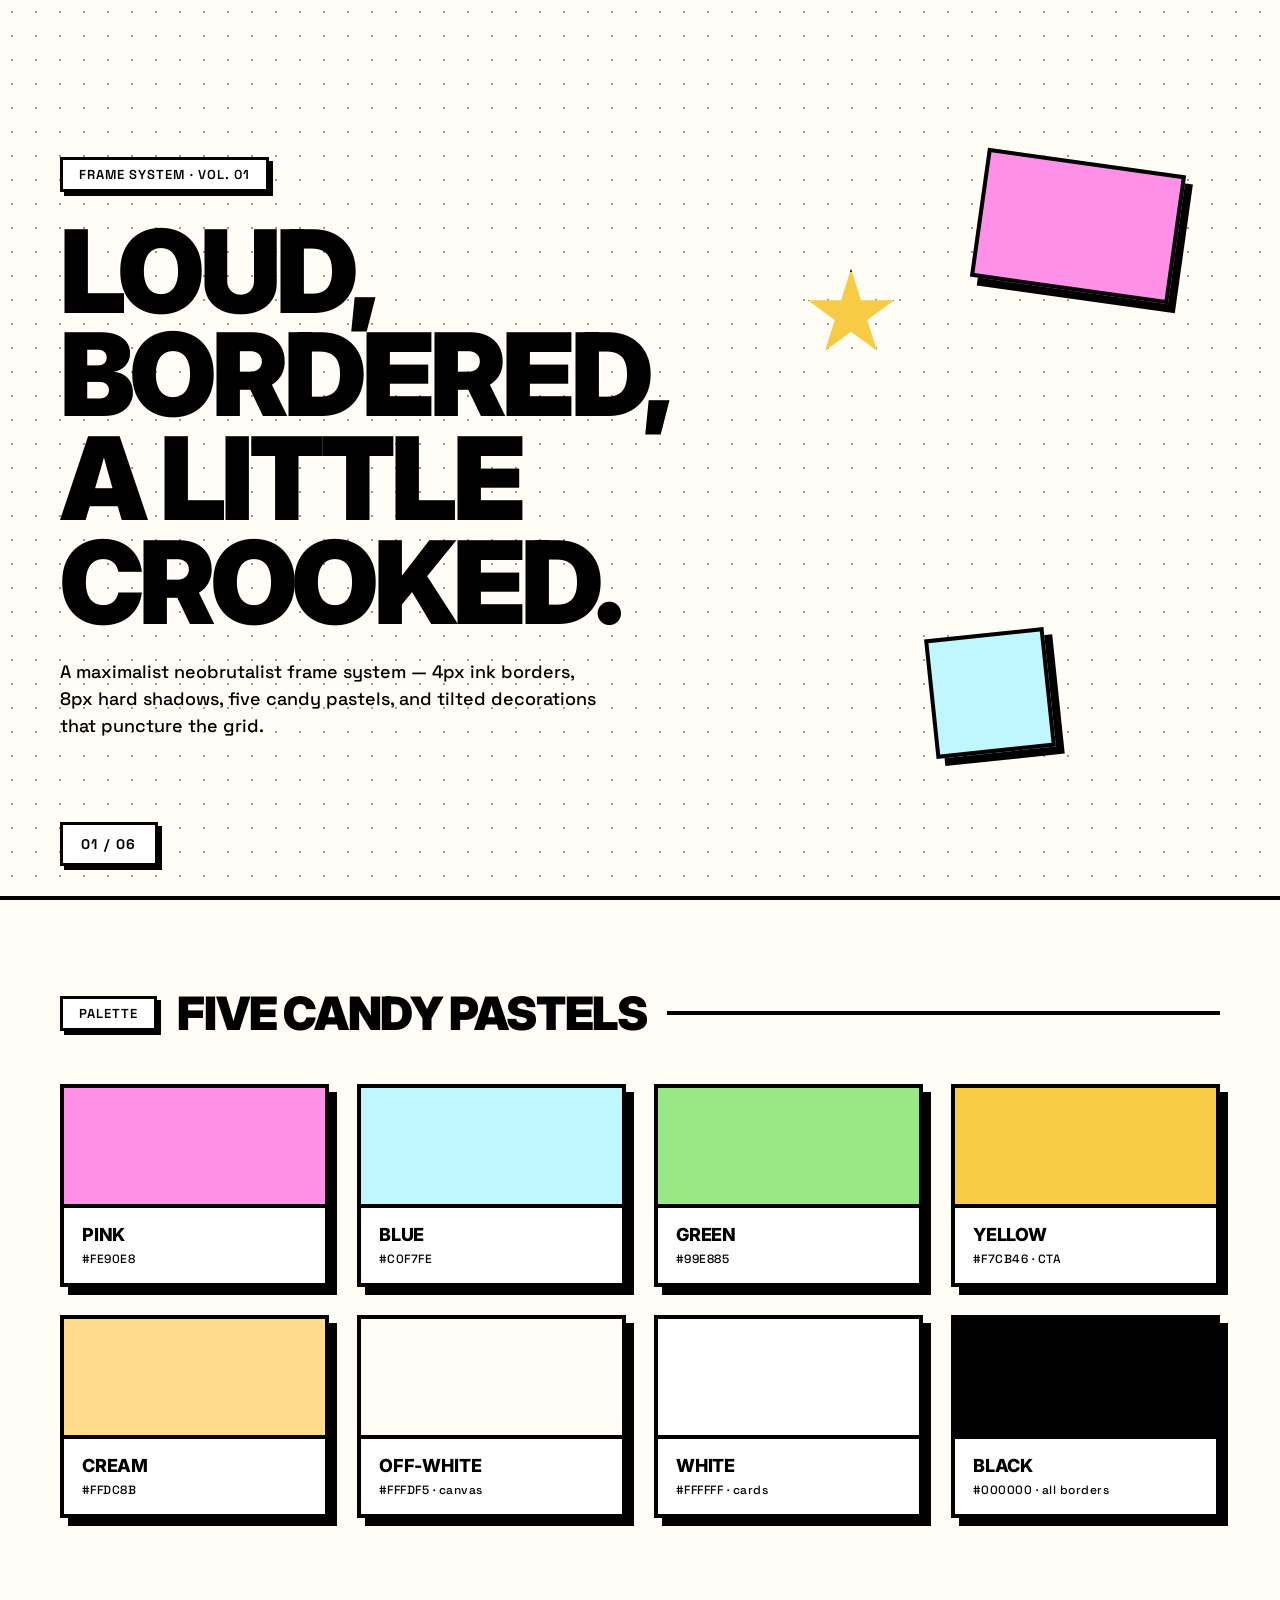
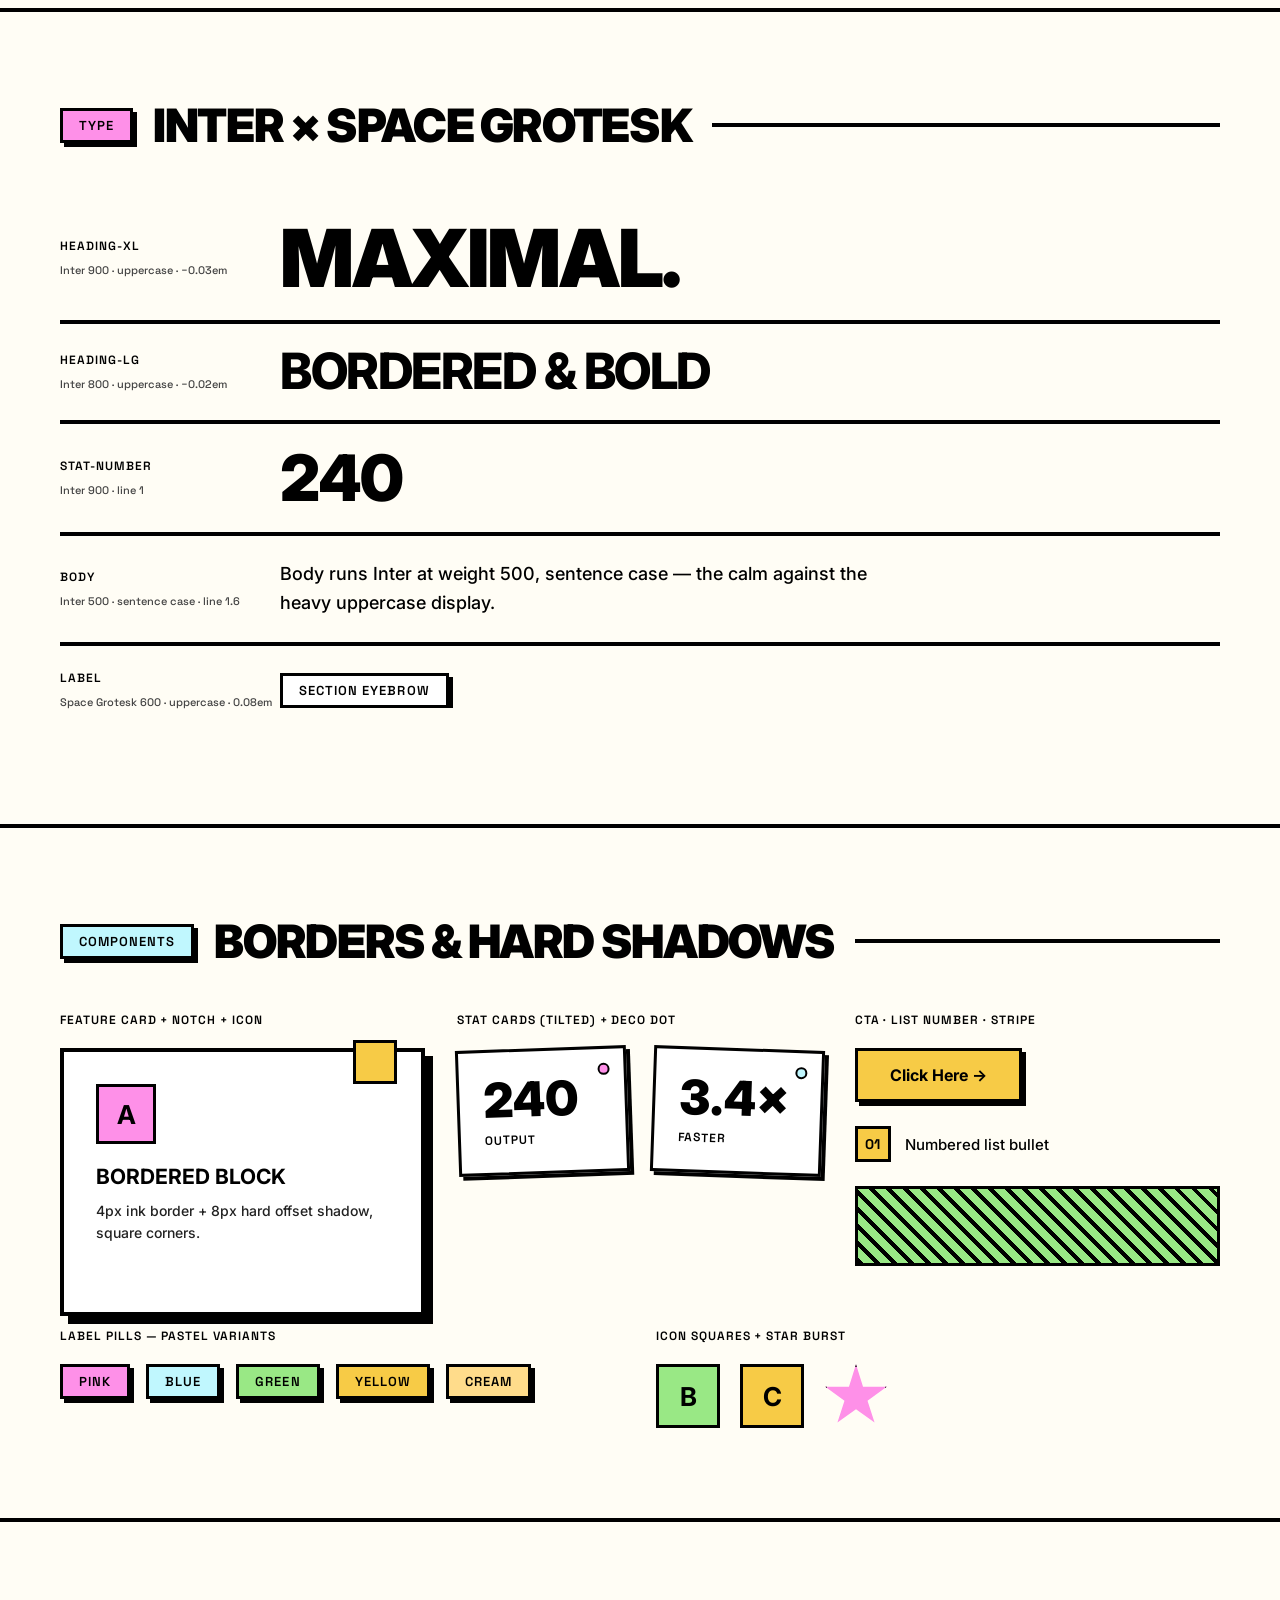
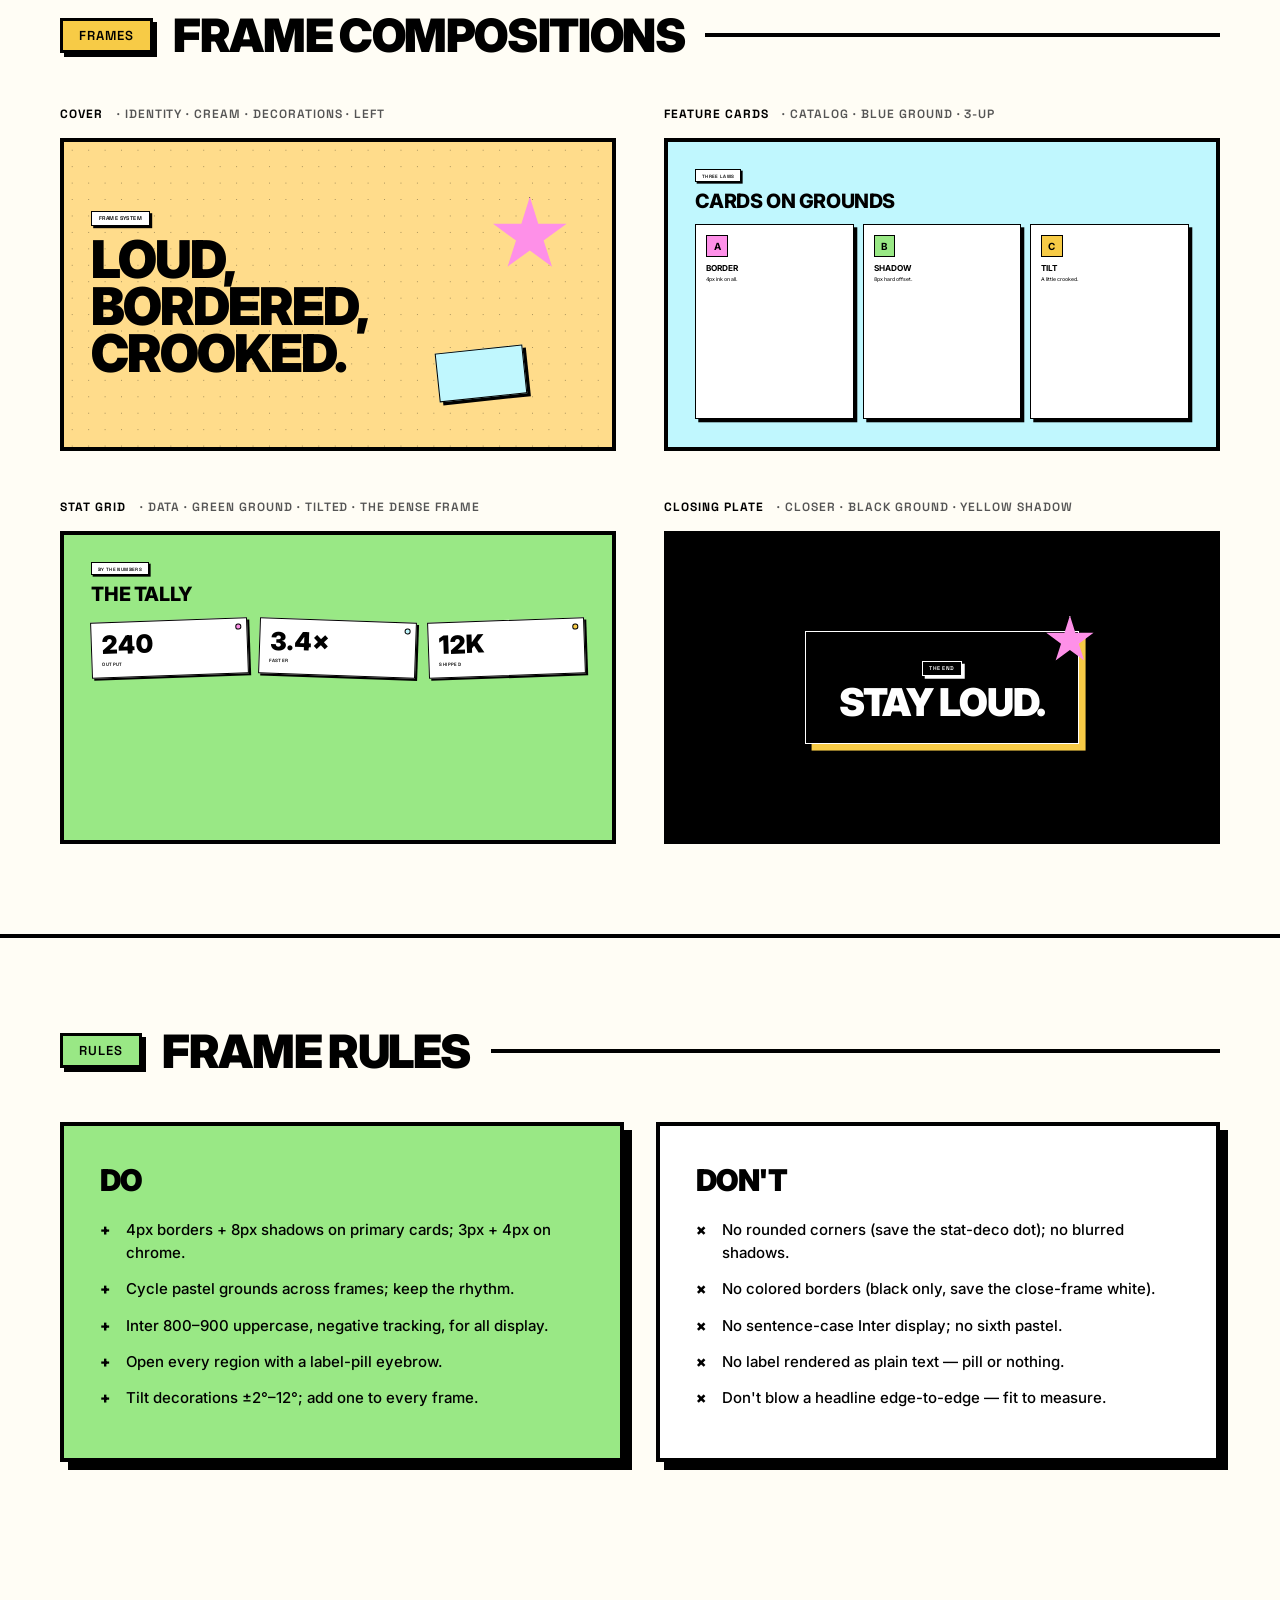
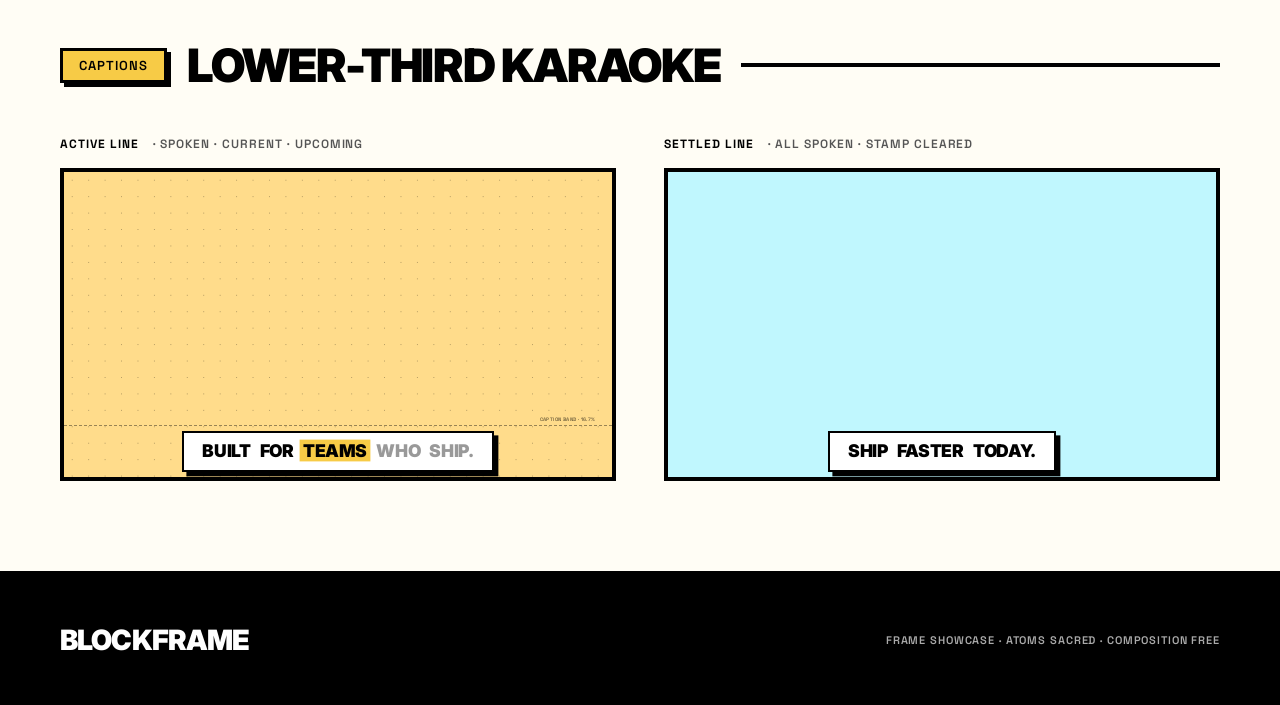
<file: .agents/skills/hyperframes/assets/frame-presets/blockframe/frame-showcase.html>
<!doctype html>
<html lang="en">
  <head>
    <meta charset="utf-8" />
    <meta name="viewport" content="width=device-width,initial-scale=1" />
    <title>BlockFrame</title>
    <link rel="preconnect" href="https://fonts.googleapis.com" />
    <link rel="preconnect" href="https://fonts.gstatic.com" crossorigin />
    <link
      href="https://fonts.googleapis.com/css2?family=Inter:wght@400;500;700;800;900&family=Space+Grotesk:wght@500;600;700&display=swap"
      rel="stylesheet"
    />
    <style id="ds-tokens">
      :root {
        --black: #000000;
        --white: #ffffff;
        --offwhite: #fffdf5;
        --pink: #fe90e8;
        --blue: #c0f7fe;
        --green: #99e885;
        --yellow: #f7cb46;
        --cream: #ffdc8b;
        --disp: "Inter", sans-serif;
        --mono: "Space Grotesk", monospace;
      }
      * {
        margin: 0;
        padding: 0;
        box-sizing: border-box;
      }
      html {
        background: #111;
      }
      body {
        background: var(--offwhite);
        color: var(--black);
        font-family: var(--disp);
        -webkit-font-smoothing: antialiased;
      }
      .disp {
        font-family: var(--disp);
        text-transform: uppercase;
        letter-spacing: -0.03em;
        line-height: 0.95;
        font-weight: 900;
      }
      .pill {
        display: inline-block;
        border: 3px solid var(--black);
        background: var(--white);
        box-shadow: 4px 4px 0 var(--black);
        padding: 6px 16px;
        font-family: var(--mono);
        font-weight: 600;
        text-transform: uppercase;
        letter-spacing: 0.08em;
        font-size: 13px;
      }
      .dotgrid {
        background-image: radial-gradient(circle, var(--black) 1.2px, transparent 1.2px);
        background-size: 24px 24px;
      }

      section {
        padding: 90px 60px;
        position: relative;
        border-bottom: 4px solid var(--black);
      }
      .sec-head {
        display: flex;
        align-items: center;
        gap: 20px;
        margin-bottom: 48px;
      }
      .sec-head h2 {
        font-family: var(--disp);
        font-weight: 900;
        text-transform: uppercase;
        letter-spacing: -0.03em;
        font-size: 46px;
        line-height: 1;
      }
      .sec-head .sp {
        flex: 1;
        height: 4px;
        background: var(--black);
      }

      /* COVER */
      .cover {
        min-height: 100vh;
        background: var(--offwhite);
        padding: 60px;
        display: flex;
        flex-direction: column;
        justify-content: center;
        position: relative;
        overflow: hidden;
      }
      .cover .dg {
        position: absolute;
        inset: 0;
        opacity: 0.4;
        background-image: radial-gradient(circle, var(--black) 1.2px, transparent 1.2px);
        background-size: 24px 24px;
        pointer-events: none;
      }
      .cover .inner {
        position: relative;
        z-index: 3;
        max-width: 72%;
      }
      .cover .pill {
        margin-bottom: 28px;
      }
      .cover h1 {
        font-family: var(--disp);
        font-weight: 900;
        text-transform: uppercase;
        letter-spacing: -0.04em;
        line-height: 0.9;
        font-size: clamp(64px, 9vw, 150px);
      }
      .cover .sub {
        font-family: var(--mono);
        font-weight: 500;
        font-size: 18px;
        line-height: 1.5;
        color: var(--black);
        margin-top: 24px;
        max-width: 540px;
      }
      .cover .deco-rect {
        position: absolute;
        top: 18%;
        right: 8%;
        width: 200px;
        height: 130px;
        background: var(--pink);
        border: 4px solid var(--black);
        box-shadow: 8px 8px 0 var(--black);
        transform: rotate(8deg);
        z-index: 2;
      }
      .cover .deco-rect2 {
        position: absolute;
        bottom: 16%;
        right: 18%;
        width: 120px;
        height: 120px;
        background: var(--blue);
        border: 4px solid var(--black);
        box-shadow: 8px 8px 0 var(--black);
        transform: rotate(-6deg);
        z-index: 1;
      }
      .cover .star {
        position: absolute;
        top: 30%;
        right: 30%;
        width: 90px;
        height: 90px;
        background: var(--yellow);
        border: 3px solid var(--black);
        clip-path: polygon(
          50% 0%,
          61% 35%,
          98% 35%,
          68% 57%,
          79% 91%,
          50% 70%,
          21% 91%,
          32% 57%,
          2% 35%,
          39% 35%
        );
        z-index: 4;
      }
      .cover .counter {
        position: absolute;
        bottom: 30px;
        left: 60px;
        border: 3px solid var(--black);
        background: var(--white);
        box-shadow: 4px 4px 0 var(--black);
        padding: 10px 18px;
        font-family: var(--mono);
        font-weight: 700;
        text-transform: uppercase;
        letter-spacing: 0.1em;
        font-size: 14px;
      }

      /* PALETTE */
      .swatches {
        display: grid;
        grid-template-columns: repeat(4, 1fr);
        gap: 28px;
      }
      .sw {
        border: 4px solid var(--black);
        background: var(--white);
        box-shadow: 8px 8px 0 var(--black);
      }
      .sw .chip {
        height: 120px;
        border-bottom: 4px solid var(--black);
      }
      .sw .meta {
        padding: 16px 18px;
      }
      .sw .name {
        font-family: var(--disp);
        font-weight: 800;
        text-transform: uppercase;
        letter-spacing: -0.01em;
        font-size: 18px;
      }
      .sw .hex {
        font-family: var(--mono);
        font-weight: 500;
        font-size: 12px;
        letter-spacing: 0.04em;
        margin-top: 6px;
      }

      /* TYPE */
      .type-row {
        display: grid;
        grid-template-columns: 220px 1fr;
        align-items: center;
        padding: 24px 0;
        border-bottom: 4px solid var(--black);
      }
      .type-row .tok {
        font-family: var(--mono);
        font-weight: 600;
        text-transform: uppercase;
        letter-spacing: 0.08em;
        font-size: 12px;
      }
      .type-row .m {
        font-family: var(--mono);
        font-weight: 500;
        font-size: 11px;
        color: #444;
        margin-top: 8px;
        line-height: 1.5;
      }
      .type-row .spec {
        overflow: hidden;
      }

      /* COMPONENTS */
      .cnote {
        font-family: var(--mono);
        font-weight: 600;
        text-transform: uppercase;
        letter-spacing: 0.08em;
        font-size: 12px;
        margin-bottom: 20px;
      }
      .cgrid {
        display: grid;
        grid-template-columns: repeat(12, 1fr);
        gap: 32px;
        margin-bottom: 48px;
      }
      .s3 {
        grid-column: span 3;
      }
      .s4 {
        grid-column: span 4;
      }
      .s6 {
        grid-column: span 6;
      }
      .s8 {
        grid-column: span 8;
      }
      .fcard {
        border: 4px solid var(--black);
        background: var(--white);
        box-shadow: 8px 8px 0 var(--black);
        padding: 32px;
        position: relative;
        height: 100%;
      }
      .fcard .notch {
        position: absolute;
        top: -12px;
        right: 24px;
        width: 44px;
        height: 44px;
        background: var(--yellow);
        border: 3px solid var(--black);
      }
      .fcard .ic {
        width: 60px;
        height: 60px;
        border: 3px solid var(--black);
        background: var(--blue);
        display: grid;
        place-items: center;
        font-family: var(--disp);
        font-weight: 700;
        font-size: 26px;
        margin-bottom: 20px;
      }
      .fcard .t {
        font-family: var(--disp);
        font-weight: 700;
        text-transform: uppercase;
        font-size: 21px;
        line-height: 1.2;
      }
      .fcard .bd {
        font-family: var(--disp);
        font-weight: 500;
        font-size: 14px;
        line-height: 1.6;
        color: #222;
        margin-top: 10px;
      }
      .statcard {
        border: 3px solid var(--black);
        background: var(--white);
        box-shadow: 4px 4px 0 var(--black);
        padding: 24px;
        position: relative;
      }
      .statcard .dot {
        position: absolute;
        top: 14px;
        right: 14px;
        width: 12px;
        height: 12px;
        border-radius: 50%;
        border: 2px solid var(--black);
      }
      .statcard .n {
        font-family: var(--disp);
        font-weight: 900;
        font-size: 48px;
        line-height: 1;
      }
      .statcard .l {
        font-family: var(--mono);
        font-weight: 600;
        text-transform: uppercase;
        letter-spacing: 0.08em;
        font-size: 12px;
        margin-top: 8px;
      }
      .btn {
        display: inline-block;
        border: 3px solid var(--black);
        background: var(--yellow);
        box-shadow: 4px 4px 0 var(--black);
        padding: 14px 32px;
        font-family: var(--disp);
        font-weight: 700;
        font-size: 16px;
      }
      .stripe {
        height: 80px;
        border: 3px solid var(--black);
        background: repeating-linear-gradient(
          45deg,
          var(--black),
          var(--black) 4px,
          var(--green) 4px,
          var(--green) 12px
        );
      }
      .listnum {
        display: inline-grid;
        place-items: center;
        width: 36px;
        height: 36px;
        border: 3px solid var(--black);
        background: var(--yellow);
        font-family: var(--mono);
        font-weight: 700;
        font-size: 14px;
      }

      /* COMPOSITIONS */
      .gallery {
        display: grid;
        grid-template-columns: 1fr 1fr;
        gap: 48px;
      }
      .fw .flabel {
        display: flex;
        gap: 14px;
        align-items: baseline;
        margin-bottom: 16px;
        font-family: var(--mono);
        font-weight: 600;
        text-transform: uppercase;
        letter-spacing: 0.08em;
        font-size: 12px;
        color: #555;
      }
      .fw .flabel b {
        color: var(--black);
      }
      .frame {
        aspect-ratio: 16/9;
        container-type: size;
        position: relative;
        overflow: hidden;
        background: var(--offwhite);
        border: 4px solid var(--black);
      }
      .frame > .body {
        position: absolute;
        inset: 0;
        z-index: 3;
      }

      /* f1 cover */
      .bf1 {
        background: var(--cream);
      }
      .bf1 .dg {
        position: absolute;
        inset: 0;
        opacity: 0.35;
        background-image: radial-gradient(circle, var(--black) 0.15cqw, transparent 0.15cqw);
        background-size: 3cqw 3cqw;
        z-index: 1;
      }
      .bf1 .body {
        display: flex;
        flex-direction: column;
        justify-content: center;
        padding: 0 5cqw;
      }
      .bf1 .pill {
        display: inline-block;
        border: 0.25cqw solid var(--black);
        background: var(--white);
        box-shadow: 0.4cqw 0.4cqw 0 var(--black);
        padding: 0.5cqw 1.2cqw;
        font-family: var(--mono);
        font-weight: 600;
        text-transform: uppercase;
        letter-spacing: 0.08em;
        font-size: 1cqw;
        margin-bottom: 2cqw;
        align-self: flex-start;
      }
      .bf1 h3 {
        font-family: var(--disp);
        font-weight: 900;
        text-transform: uppercase;
        letter-spacing: -0.04em;
        line-height: 0.9;
        font-size: 9.5cqw;
        max-width: 60cqw;
      }
      .bf1 .star {
        position: absolute;
        top: 18%;
        right: 8%;
        width: 14cqw;
        height: 14cqw;
        background: var(--pink);
        border: 0.3cqw solid var(--black);
        clip-path: polygon(
          50% 0%,
          61% 35%,
          98% 35%,
          68% 57%,
          79% 91%,
          50% 70%,
          21% 91%,
          32% 57%,
          2% 35%,
          39% 35%
        );
        z-index: 2;
      }
      .bf1 .rect {
        position: absolute;
        bottom: 16%;
        right: 16%;
        width: 16cqw;
        height: 9cqw;
        background: var(--blue);
        border: 0.3cqw solid var(--black);
        box-shadow: 0.6cqw 0.6cqw 0 var(--black);
        transform: rotate(-6deg);
        z-index: 1;
      }

      /* f2 feature cards */
      .bf2 {
        background: var(--blue);
      }
      .bf2 .body {
        padding: 5cqw;
        display: flex;
        flex-direction: column;
      }
      .bf2 .pill {
        align-self: flex-start;
        border: 0.2cqw solid var(--black);
        background: var(--white);
        box-shadow: 0.3cqw 0.3cqw 0 var(--black);
        padding: 0.4cqw 1cqw;
        font-family: var(--mono);
        font-weight: 600;
        text-transform: uppercase;
        letter-spacing: 0.08em;
        font-size: 0.85cqw;
        margin-bottom: 1.4cqw;
      }
      .bf2 h3 {
        font-family: var(--disp);
        font-weight: 800;
        text-transform: uppercase;
        letter-spacing: -0.02em;
        font-size: 3.6cqw;
        margin-bottom: 2cqw;
      }
      .bf2 .row {
        display: grid;
        grid-template-columns: repeat(3, 1fr);
        gap: 1.6cqw;
        flex: 1;
      }
      .bf2 .c {
        border: 0.3cqw solid var(--black);
        background: var(--white);
        box-shadow: 0.6cqw 0.6cqw 0 var(--black);
        padding: 1.8cqw;
      }
      .bf2 .c .ic {
        width: 4cqw;
        height: 4cqw;
        border: 0.2cqw solid var(--black);
        display: grid;
        place-items: center;
        font-family: var(--disp);
        font-weight: 700;
        font-size: 1.8cqw;
        margin-bottom: 1.2cqw;
      }
      .bf2 .c .t {
        font-family: var(--disp);
        font-weight: 700;
        text-transform: uppercase;
        font-size: 1.5cqw;
        line-height: 1.15;
      }
      .bf2 .c .bd {
        font-family: var(--disp);
        font-weight: 500;
        font-size: 0.95cqw;
        line-height: 1.5;
        color: #222;
        margin-top: 0.6cqw;
      }

      /* f3 stat grid (tilted) */
      .bf3 {
        background: var(--green);
      }
      .bf3 .body {
        padding: 5cqw;
        display: flex;
        flex-direction: column;
      }
      .bf3 .pill {
        align-self: flex-start;
        border: 0.2cqw solid var(--black);
        background: var(--white);
        box-shadow: 0.3cqw 0.3cqw 0 var(--black);
        padding: 0.4cqw 1cqw;
        font-family: var(--mono);
        font-weight: 600;
        text-transform: uppercase;
        letter-spacing: 0.08em;
        font-size: 0.85cqw;
        margin-bottom: 1.4cqw;
      }
      .bf3 h3 {
        font-family: var(--disp);
        font-weight: 800;
        text-transform: uppercase;
        letter-spacing: -0.02em;
        font-size: 3.6cqw;
        margin-bottom: 2.4cqw;
      }
      .bf3 .row {
        display: grid;
        grid-template-columns: repeat(3, 1fr);
        gap: 2cqw;
      }
      .bf3 .sc {
        border: 0.25cqw solid var(--black);
        background: var(--white);
        box-shadow: 0.4cqw 0.4cqw 0 var(--black);
        padding: 1.8cqw;
        position: relative;
      }
      .bf3 .sc:nth-child(odd) {
        transform: rotate(-2deg);
      }
      .bf3 .sc:nth-child(even) {
        transform: rotate(2deg);
      }
      .bf3 .sc .dot {
        position: absolute;
        top: 1cqw;
        right: 1cqw;
        width: 1cqw;
        height: 1cqw;
        border-radius: 50%;
        border: 0.15cqw solid var(--black);
      }
      .bf3 .sc .n {
        font-family: var(--disp);
        font-weight: 900;
        font-size: 4.6cqw;
        line-height: 1;
      }
      .bf3 .sc .l {
        font-family: var(--mono);
        font-weight: 600;
        text-transform: uppercase;
        letter-spacing: 0.08em;
        font-size: 0.85cqw;
        margin-top: 0.6cqw;
      }

      /* f4 close (black) */
      .bf4 {
        background: var(--black);
      }
      .bf4 .body {
        display: flex;
        flex-direction: column;
        justify-content: center;
        align-items: center;
        text-align: center;
      }
      .bf4 .cardf {
        border: 0.3cqw solid var(--white);
        box-shadow: 1.2cqw 1.2cqw 0 var(--yellow);
        padding: 4cqw 6cqw;
        position: relative;
      }
      .bf4 .pill {
        border: 0.25cqw solid var(--white);
        background: var(--black);
        color: var(--white);
        box-shadow: 0.5cqw 0.5cqw 0 var(--white);
        padding: 0.5cqw 1.2cqw;
        font-family: var(--mono);
        font-weight: 600;
        text-transform: uppercase;
        letter-spacing: 0.08em;
        font-size: 1cqw;
        margin-bottom: 1.6cqw;
        display: inline-block;
      }
      .bf4 h3 {
        font-family: var(--disp);
        font-weight: 900;
        text-transform: uppercase;
        letter-spacing: -0.03em;
        font-size: 7cqw;
        line-height: 0.95;
        color: var(--white);
      }
      .bf4 .star {
        position: absolute;
        top: -3cqw;
        right: -3cqw;
        width: 9cqw;
        height: 9cqw;
        background: var(--pink);
        border: 0.3cqw solid var(--white);
        clip-path: polygon(
          50% 0%,
          61% 35%,
          98% 35%,
          68% 57%,
          79% 91%,
          50% 70%,
          21% 91%,
          32% 57%,
          2% 35%,
          39% 35%
        );
      }

      /* PRINCIPLES */
      .dos {
        display: grid;
        grid-template-columns: 1fr 1fr;
        gap: 32px;
      }
      .do-card {
        border: 4px solid var(--black);
        box-shadow: 8px 8px 0 var(--black);
        padding: 36px;
      }
      .do-card.do {
        background: var(--green);
      }
      .do-card.dont {
        background: var(--white);
      }
      .do-card h4 {
        font-family: var(--disp);
        font-weight: 900;
        text-transform: uppercase;
        letter-spacing: -0.02em;
        font-size: 30px;
        margin-bottom: 20px;
      }
      .do-card ul {
        list-style: none;
      }
      .do-card li {
        font-family: var(--disp);
        font-weight: 500;
        font-size: 15px;
        line-height: 1.55;
        padding-left: 26px;
        position: relative;
        margin-bottom: 13px;
      }
      .do-card li::before {
        position: absolute;
        left: 0;
        font-family: var(--disp);
        font-weight: 900;
      }
      .do-card.do li::before {
        content: "+";
      }
      .do-card.dont li::before {
        content: "\00d7";
      }

      .foot {
        padding: 48px 60px;
        background: var(--black);
        color: var(--white);
        display: flex;
        justify-content: space-between;
        align-items: center;
      }
      .foot .l {
        font-family: var(--disp);
        font-weight: 900;
        text-transform: uppercase;
        letter-spacing: -0.03em;
        font-size: 28px;
      }
      .foot .r {
        font-family: var(--mono);
        font-weight: 600;
        text-transform: uppercase;
        letter-spacing: 0.08em;
        font-size: 11px;
        color: #aaa;
      }
      @media (max-width: 1100px) {
        .gallery {
          grid-template-columns: 1fr;
        }
        .swatches {
          grid-template-columns: 1fr 1fr;
        }
      }
    </style>
    <link
      rel="stylesheet"
      href="https://fonts.googleapis.com/css2?family=Inter:wght@400;500;600;700;800;900&display=swap"
    />
    <link
      rel="stylesheet"
      href="https://fonts.googleapis.com/css2?family=Space+Grotesk:wght@400;500;600;700&display=swap"
    />
    <style id="ft-override">
      :root {
        --primary: #fffdf5 !important;
        --secondary: #000000 !important;
        --tertiary: #ffdc8b !important;
        --accent: #fe90e8 !important;
        --f-disp: "Inter", sans-serif !important;
        --f-body: "Space Grotesk", sans-serif !important;
        --black: #000000 !important;
        --offwhite: #fffdf5 !important;
        --pink: #fe90e8 !important;
        --cream: #ffdc8b !important;
        --disp: "Inter", sans-serif !important;
        --mono: "Space Grotesk", sans-serif !important;
        --white: #ffffff !important;
        --blue: #c0f7fe !important;
        --green: #99e885 !important;
        --yellow: #f7cb46 !important;
      }
    </style>
  </head>
  <body>
    <!-- COVER -->
    <section class="cover">
      <div class="dg"></div>
      <div class="star"></div>
      <div class="deco-rect"></div>
      <div class="deco-rect2"></div>
      <div class="inner">
        <span class="pill">Frame System · Vol. 01</span>
        <h1>Loud,<br />bordered,<br />a little crooked.</h1>
        <div class="sub">
          A maximalist neobrutalist frame system — 4px ink borders, 8px hard shadows, five candy
          pastels, and tilted decorations that puncture the grid.
        </div>
      </div>
      <div class="counter">01 / 06</div>
    </section>

    <!-- PALETTE -->
    <section>
      <div class="sec-head">
        <span class="pill">Palette</span>
        <h2>Five Candy Pastels</h2>
        <span class="sp"></span>
      </div>
      <div class="swatches">
        <div class="sw">
          <div class="chip" style="background: var(--pink)"></div>
          <div class="meta">
            <div class="name">Pink</div>
            <div class="hex">#FE90E8</div>
          </div>
        </div>
        <div class="sw">
          <div class="chip" style="background: var(--blue)"></div>
          <div class="meta">
            <div class="name">Blue</div>
            <div class="hex">#C0F7FE</div>
          </div>
        </div>
        <div class="sw">
          <div class="chip" style="background: var(--green)"></div>
          <div class="meta">
            <div class="name">Green</div>
            <div class="hex">#99E885</div>
          </div>
        </div>
        <div class="sw">
          <div class="chip" style="background: var(--yellow)"></div>
          <div class="meta">
            <div class="name">Yellow</div>
            <div class="hex">#F7CB46 · CTA</div>
          </div>
        </div>
        <div class="sw">
          <div class="chip" style="background: var(--cream)"></div>
          <div class="meta">
            <div class="name">Cream</div>
            <div class="hex">#FFDC8B</div>
          </div>
        </div>
        <div class="sw">
          <div
            class="chip"
            style="background: var(--offwhite); border-bottom: 4px solid var(--black)"
          ></div>
          <div class="meta">
            <div class="name">Off-White</div>
            <div class="hex">#FFFDF5 · canvas</div>
          </div>
        </div>
        <div class="sw">
          <div
            class="chip"
            style="background: var(--white); border-bottom: 4px solid var(--black)"
          ></div>
          <div class="meta">
            <div class="name">White</div>
            <div class="hex">#FFFFFF · cards</div>
          </div>
        </div>
        <div class="sw">
          <div class="chip" style="background: var(--black)"></div>
          <div class="meta">
            <div class="name">Black</div>
            <div class="hex">#000000 · all borders</div>
          </div>
        </div>
      </div>
    </section>

    <!-- TYPOGRAPHY -->
    <section>
      <div class="sec-head">
        <span class="pill" style="background: var(--pink)">Type</span>
        <h2>Inter × Space Grotesk</h2>
        <span class="sp"></span>
      </div>
      <div class="type-row">
        <div>
          <div class="tok">heading-xl</div>
          <div class="m">Inter 900 · uppercase · −0.03em</div>
        </div>
        <div class="spec"><span class="disp" style="font-size: 80px">Maximal.</span></div>
      </div>
      <div class="type-row">
        <div>
          <div class="tok">heading-lg</div>
          <div class="m">Inter 800 · uppercase · −0.02em</div>
        </div>
        <div class="spec">
          <span class="disp" style="font-weight: 800; font-size: 50px">Bordered & Bold</span>
        </div>
      </div>
      <div class="type-row">
        <div>
          <div class="tok">stat-number</div>
          <div class="m">Inter 900 · line 1</div>
        </div>
        <div class="spec">
          <span class="disp" style="font-size: 64px; letter-spacing: -0.02em">240</span>
        </div>
      </div>
      <div class="type-row">
        <div>
          <div class="tok">body</div>
          <div class="m">Inter 500 · sentence case · line 1.6</div>
        </div>
        <div class="spec">
          <p style="font-weight: 500; font-size: 18px; line-height: 1.6; max-width: 640px">
            Body runs Inter at weight 500, sentence case — the calm against the heavy uppercase
            display.
          </p>
        </div>
      </div>
      <div class="type-row" style="border-bottom: 0">
        <div>
          <div class="tok">label</div>
          <div class="m">Space Grotesk 600 · uppercase · 0.08em</div>
        </div>
        <div class="spec"><span class="pill">Section Eyebrow</span></div>
      </div>
    </section>

    <!-- COMPONENTS -->
    <section>
      <div class="sec-head">
        <span class="pill" style="background: var(--blue)">Components</span>
        <h2>Borders & Hard Shadows</h2>
        <span class="sp"></span>
      </div>

      <div class="cgrid">
        <div class="s4">
          <div class="cnote">Feature card + notch + icon</div>
          <div class="fcard">
            <div class="notch"></div>
            <div class="ic" style="background: var(--pink)">A</div>
            <div class="t">Bordered Block</div>
            <div class="bd">4px ink border + 8px hard offset shadow, square corners.</div>
          </div>
        </div>
        <div class="s4">
          <div class="cnote">Stat cards (tilted) + deco dot</div>
          <div style="display: grid; grid-template-columns: 1fr 1fr; gap: 24px">
            <div class="statcard" style="transform: rotate(-2deg)">
              <div class="dot" style="background: var(--pink)"></div>
              <div class="n">240</div>
              <div class="l">Output</div>
            </div>
            <div class="statcard" style="transform: rotate(2deg)">
              <div class="dot" style="background: var(--blue)"></div>
              <div class="n">3.4×</div>
              <div class="l">Faster</div>
            </div>
          </div>
        </div>
        <div class="s4">
          <div class="cnote">CTA · list number · stripe</div>
          <span class="btn">Click Here →</span>
          <div style="display: flex; align-items: center; gap: 14px; margin-top: 24px">
            <span class="listnum">01</span
            ><span style="font-family: var(--disp); font-weight: 500; font-size: 15px"
              >Numbered list bullet</span
            >
          </div>
          <div class="stripe" style="margin-top: 24px"></div>
        </div>
      </div>

      <div class="cgrid" style="margin-bottom: 0">
        <div class="s6">
          <div class="cnote">Label pills — pastel variants</div>
          <div style="display: flex; gap: 16px; flex-wrap: wrap">
            <span class="pill" style="background: var(--pink)">Pink</span
            ><span class="pill" style="background: var(--blue)">Blue</span
            ><span class="pill" style="background: var(--green)">Green</span
            ><span class="pill" style="background: var(--yellow)">Yellow</span
            ><span class="pill" style="background: var(--cream)">Cream</span>
          </div>
        </div>
        <div class="s6">
          <div class="cnote">Icon squares + star burst</div>
          <div style="display: flex; align-items: center; gap: 20px">
            <span
              style="
                width: 64px;
                height: 64px;
                border: 3px solid var(--black);
                background: var(--green);
                display: grid;
                place-items: center;
                font-family: var(--disp);
                font-weight: 700;
                font-size: 26px;
              "
              >B</span
            >
            <span
              style="
                width: 64px;
                height: 64px;
                border: 3px solid var(--black);
                background: var(--yellow);
                display: grid;
                place-items: center;
                font-family: var(--disp);
                font-weight: 700;
                font-size: 26px;
              "
              >C</span
            >
            <span
              style="
                width: 64px;
                height: 64px;
                background: var(--pink);
                border: 3px solid var(--black);
                clip-path: polygon(
                  50% 0%,
                  61% 35%,
                  98% 35%,
                  68% 57%,
                  79% 91%,
                  50% 70%,
                  21% 91%,
                  32% 57%,
                  2% 35%,
                  39% 35%
                );
              "
            ></span>
          </div>
        </div>
      </div>
    </section>

    <!-- COMPOSITIONS -->
    <section>
      <div class="sec-head">
        <span class="pill" style="background: var(--yellow)">Frames</span>
        <h2>Frame Compositions</h2>
        <span class="sp"></span>
      </div>
      <div class="gallery">
        <div class="fw">
          <div class="flabel"><b>Cover</b><span>· identity · cream · decorations · left</span></div>
          <div class="frame bf1">
            <div class="dg"></div>
            <div class="star"></div>
            <div class="rect"></div>
            <div class="body">
              <span class="pill">Frame System</span>
              <h3>Loud, bordered, crooked.</h3>
            </div>
          </div>
        </div>

        <div class="fw">
          <div class="flabel"><b>Feature Cards</b><span>· catalog · blue ground · 3-up</span></div>
          <div class="frame bf2">
            <div class="body">
              <span class="pill">Three Laws</span>
              <h3>Cards on Grounds</h3>
              <div class="row">
                <div class="c">
                  <div class="ic" style="background: var(--pink)">A</div>
                  <div class="t">Border</div>
                  <div class="bd">4px ink on all.</div>
                </div>
                <div class="c">
                  <div class="ic" style="background: var(--green)">B</div>
                  <div class="t">Shadow</div>
                  <div class="bd">8px hard offset.</div>
                </div>
                <div class="c">
                  <div class="ic" style="background: var(--yellow)">C</div>
                  <div class="t">Tilt</div>
                  <div class="bd">A little crooked.</div>
                </div>
              </div>
            </div>
          </div>
        </div>

        <div class="fw">
          <div class="flabel">
            <b>Stat Grid</b><span>· data · green ground · tilted · the dense frame</span>
          </div>
          <div class="frame bf3">
            <div class="body">
              <span class="pill">By The Numbers</span>
              <h3>The Tally</h3>
              <div class="row">
                <div class="sc">
                  <div class="dot" style="background: var(--pink)"></div>
                  <div class="n">240</div>
                  <div class="l">Output</div>
                </div>
                <div class="sc">
                  <div class="dot" style="background: var(--blue)"></div>
                  <div class="n">3.4×</div>
                  <div class="l">Faster</div>
                </div>
                <div class="sc">
                  <div class="dot" style="background: var(--yellow)"></div>
                  <div class="n">12K</div>
                  <div class="l">Shipped</div>
                </div>
              </div>
            </div>
          </div>
        </div>

        <div class="fw">
          <div class="flabel">
            <b>Closing Plate</b><span>· closer · black ground · yellow shadow</span>
          </div>
          <div class="frame bf4">
            <div class="body">
              <div class="cardf">
                <div class="star"></div>
                <span class="pill">The End</span>
                <h3>Stay loud.</h3>
              </div>
            </div>
          </div>
        </div>
      </div>
    </section>

    <!-- PRINCIPLES -->
    <section style="border-bottom: none">
      <div class="sec-head">
        <span class="pill" style="background: var(--green)">Rules</span>
        <h2>Frame Rules</h2>
        <span class="sp"></span>
      </div>
      <div class="dos">
        <div class="do-card do">
          <h4>Do</h4>
          <ul>
            <li>4px borders + 8px shadows on primary cards; 3px + 4px on chrome.</li>
            <li>Cycle pastel grounds across frames; keep the rhythm.</li>
            <li>Inter 800–900 uppercase, negative tracking, for all display.</li>
            <li>Open every region with a label-pill eyebrow.</li>
            <li>Tilt decorations ±2°–12°; add one to every frame.</li>
          </ul>
        </div>
        <div class="do-card dont">
          <h4>Don't</h4>
          <ul>
            <li>No rounded corners (save the stat-deco dot); no blurred shadows.</li>
            <li>No colored borders (black only, save the close-frame white).</li>
            <li>No sentence-case Inter display; no sixth pastel.</li>
            <li>No label rendered as plain text — pill or nothing.</li>
            <li>Don't blow a headline edge-to-edge — fit to measure.</li>
          </ul>
        </div>
      </div>
    </section>

    <!-- CAPTIONS — preview of caption-skin.html (the preset's lower-third karaoke look) -->
    <style>
      /* mirrors caption-skin.html; the skin's --cap-* vocab mapped to this preset's tokens */
      .capdemo {
        --cap-ink: var(--black);
        --cap-canvas: var(--white);
        --cap-accent: var(--yellow);
        --cap-accent-2: var(--cream);
      }
      .capdemo .stage {
        position: absolute;
        left: 0;
        right: 0;
        bottom: 0;
        height: 16.67cqh;
        display: flex;
        align-items: center;
        justify-content: center;
        z-index: 4;
      }
      .capdemo .pill {
        max-width: 80cqw;
        padding: 1.4cqw 3cqw 1.7cqw;
        background: var(--cap-canvas);
        border: 0.4cqw solid var(--cap-ink);
        border-radius: 0;
        box-shadow: 0.8cqw 0.8cqw 0 var(--cap-ink);
      }
      .capdemo .line {
        display: flex;
        flex-wrap: wrap;
        justify-content: center;
        gap: 0.12em 0.32em;
        font-family: var(--disp);
        font-weight: 900;
        text-transform: uppercase;
        font-size: 3.2cqw;
        line-height: 1.12;
        letter-spacing: -0.02em;
      }
      .capdemo .w {
        display: inline-block;
        padding: 0 0.1em;
        color: color-mix(in srgb, var(--cap-ink) 40%, var(--cap-canvas));
      }
      .capdemo .w.spoken {
        color: var(--cap-ink);
      }
      .capdemo .w.active {
        color: var(--cap-ink);
        background: var(--cap-accent);
        box-shadow: 0 0 0 0.08em var(--cap-accent);
      }
      .capdemo .bandline {
        position: absolute;
        left: 0;
        right: 0;
        bottom: 16.67cqh;
        border-top: 0.15cqw dashed rgba(0, 0, 0, 0.4);
        z-index: 3;
      }
      .capdemo .bandtag {
        position: absolute;
        right: 3cqw;
        bottom: calc(16.67cqh + 0.7cqw);
        font-family: var(--mono);
        font-weight: 600;
        text-transform: uppercase;
        font-size: 0.9cqw;
        letter-spacing: 0.08em;
        color: var(--black);
        opacity: 0.55;
        z-index: 4;
      }
    </style>
    <section>
      <div class="sec-head">
        <span class="pill" style="background: var(--yellow)">Captions</span>
        <h2>Lower-Third Karaoke</h2>
        <span class="sp"></span>
      </div>
      <div class="gallery">
        <div class="fw">
          <div class="flabel"><b>Active line</b><span>· spoken · current · upcoming</span></div>
          <div class="frame capdemo" style="background: var(--cream)">
            <div
              class="dg"
              style="
                position: absolute;
                inset: 0;
                opacity: 0.3;
                background-image: radial-gradient(
                  circle,
                  var(--black) 0.15cqw,
                  transparent 0.15cqw
                );
                background-size: 3cqw 3cqw;
                z-index: 1;
              "
            ></div>
            <div class="bandline"></div>
            <div class="bandtag">caption band · 16.7%</div>
            <div class="stage">
              <div class="pill">
                <div class="line">
                  <span class="w spoken">Built</span>
                  <span class="w spoken">for</span>
                  <span class="w active">teams</span>
                  <span class="w">who</span>
                  <span class="w">ship.</span>
                </div>
              </div>
            </div>
          </div>
        </div>

        <div class="fw">
          <div class="flabel"><b>Settled line</b><span>· all spoken · stamp cleared</span></div>
          <div class="frame capdemo" style="background: var(--blue)">
            <div class="stage">
              <div class="pill">
                <div class="line">
                  <span class="w spoken">Ship</span>
                  <span class="w spoken">faster</span>
                  <span class="w spoken">today.</span>
                </div>
              </div>
            </div>
          </div>
        </div>
      </div>
    </section>

    <div class="foot">
      <span class="l">BlockFrame</span>
      <span class="r">Frame Showcase · Atoms Sacred · Composition Free</span>
    </div>

    <template id="__bundler_thumbnail">
      <svg viewBox="0 0 100 100" xmlns="http://www.w3.org/2000/svg">
        <rect width="100" height="100" fill="#FFFDF5" />
        <rect x="16" y="34" width="46" height="32" fill="#FE90E8" stroke="#000" stroke-width="4" />
        <rect x="22" y="40" width="46" height="32" fill="#C0F7FE" stroke="#000" stroke-width="4" />
        <path
          d="M74 16l4 11h12l-9 7 3 11-10-6-10 6 3-11-9-7h12z"
          fill="#F7CB46"
          stroke="#000"
          stroke-width="2"
        />
      </svg>
    </template>
  </body>
</html>
</file>
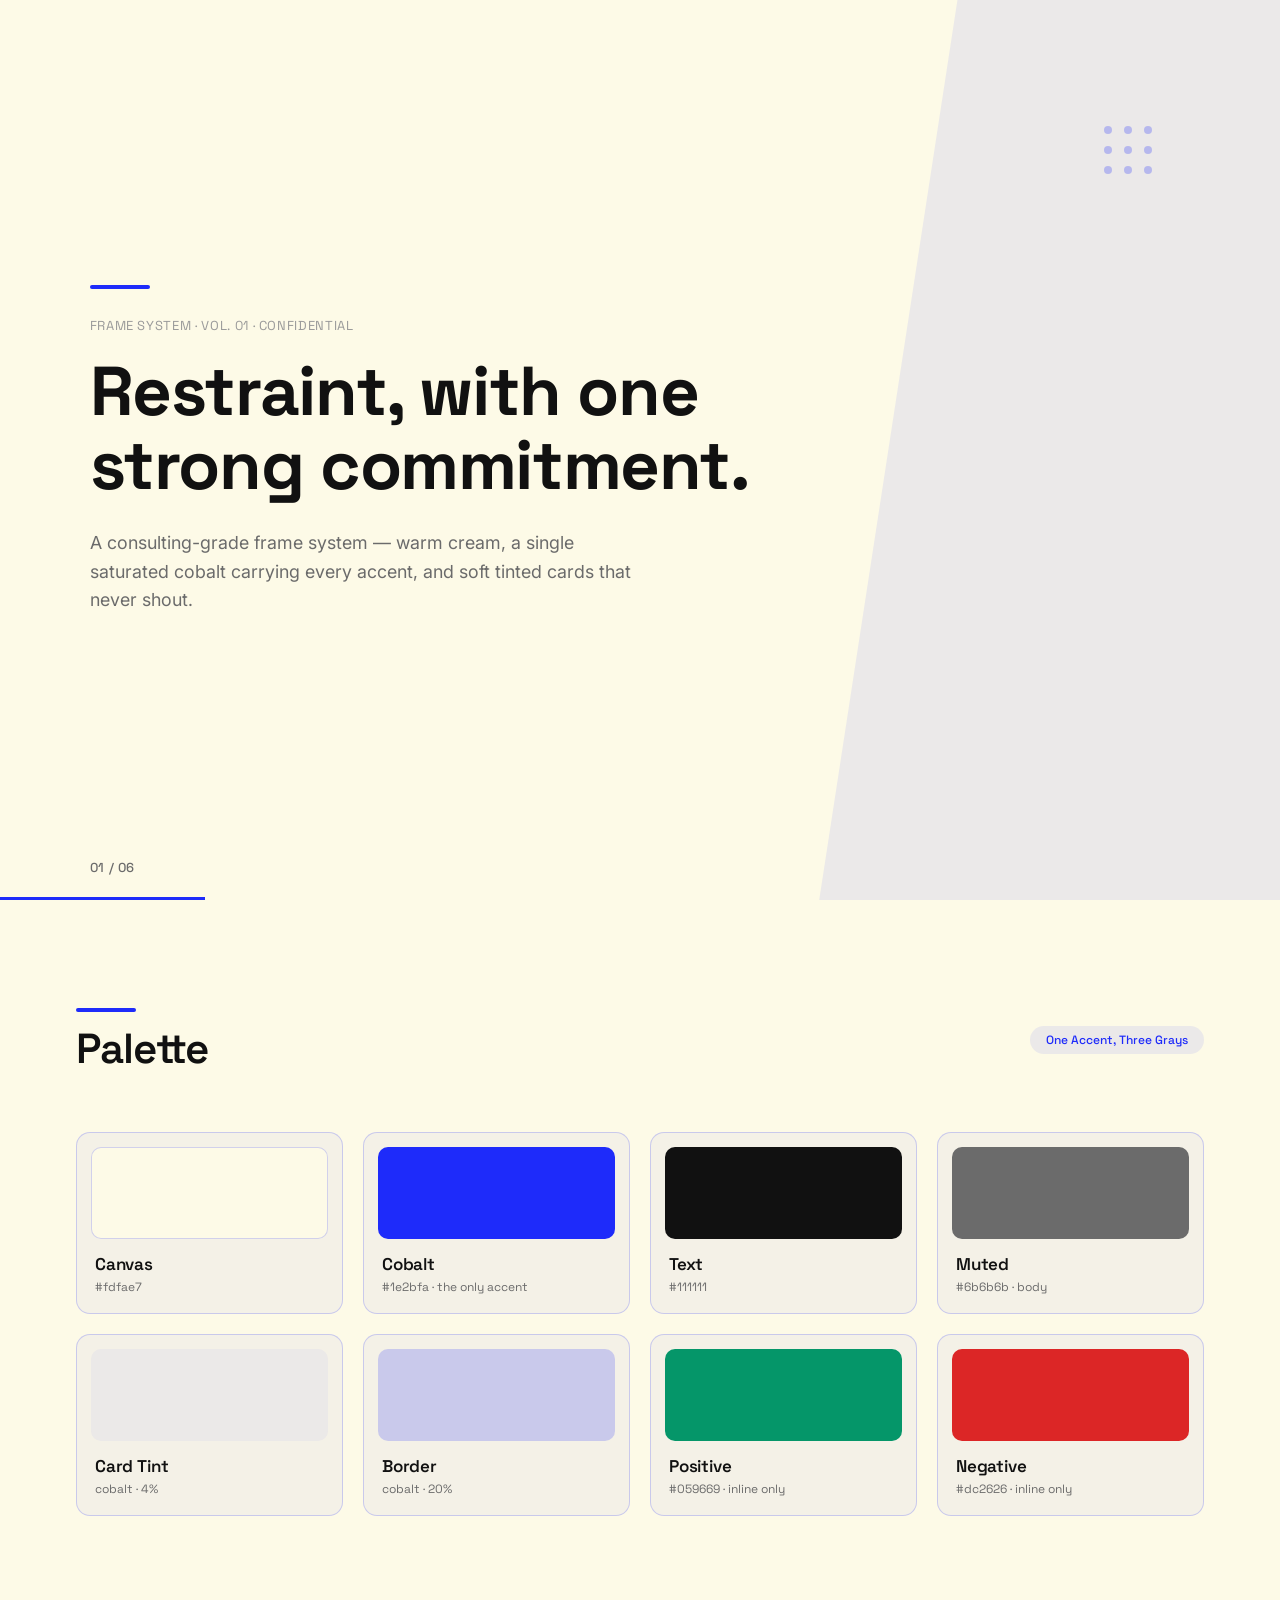
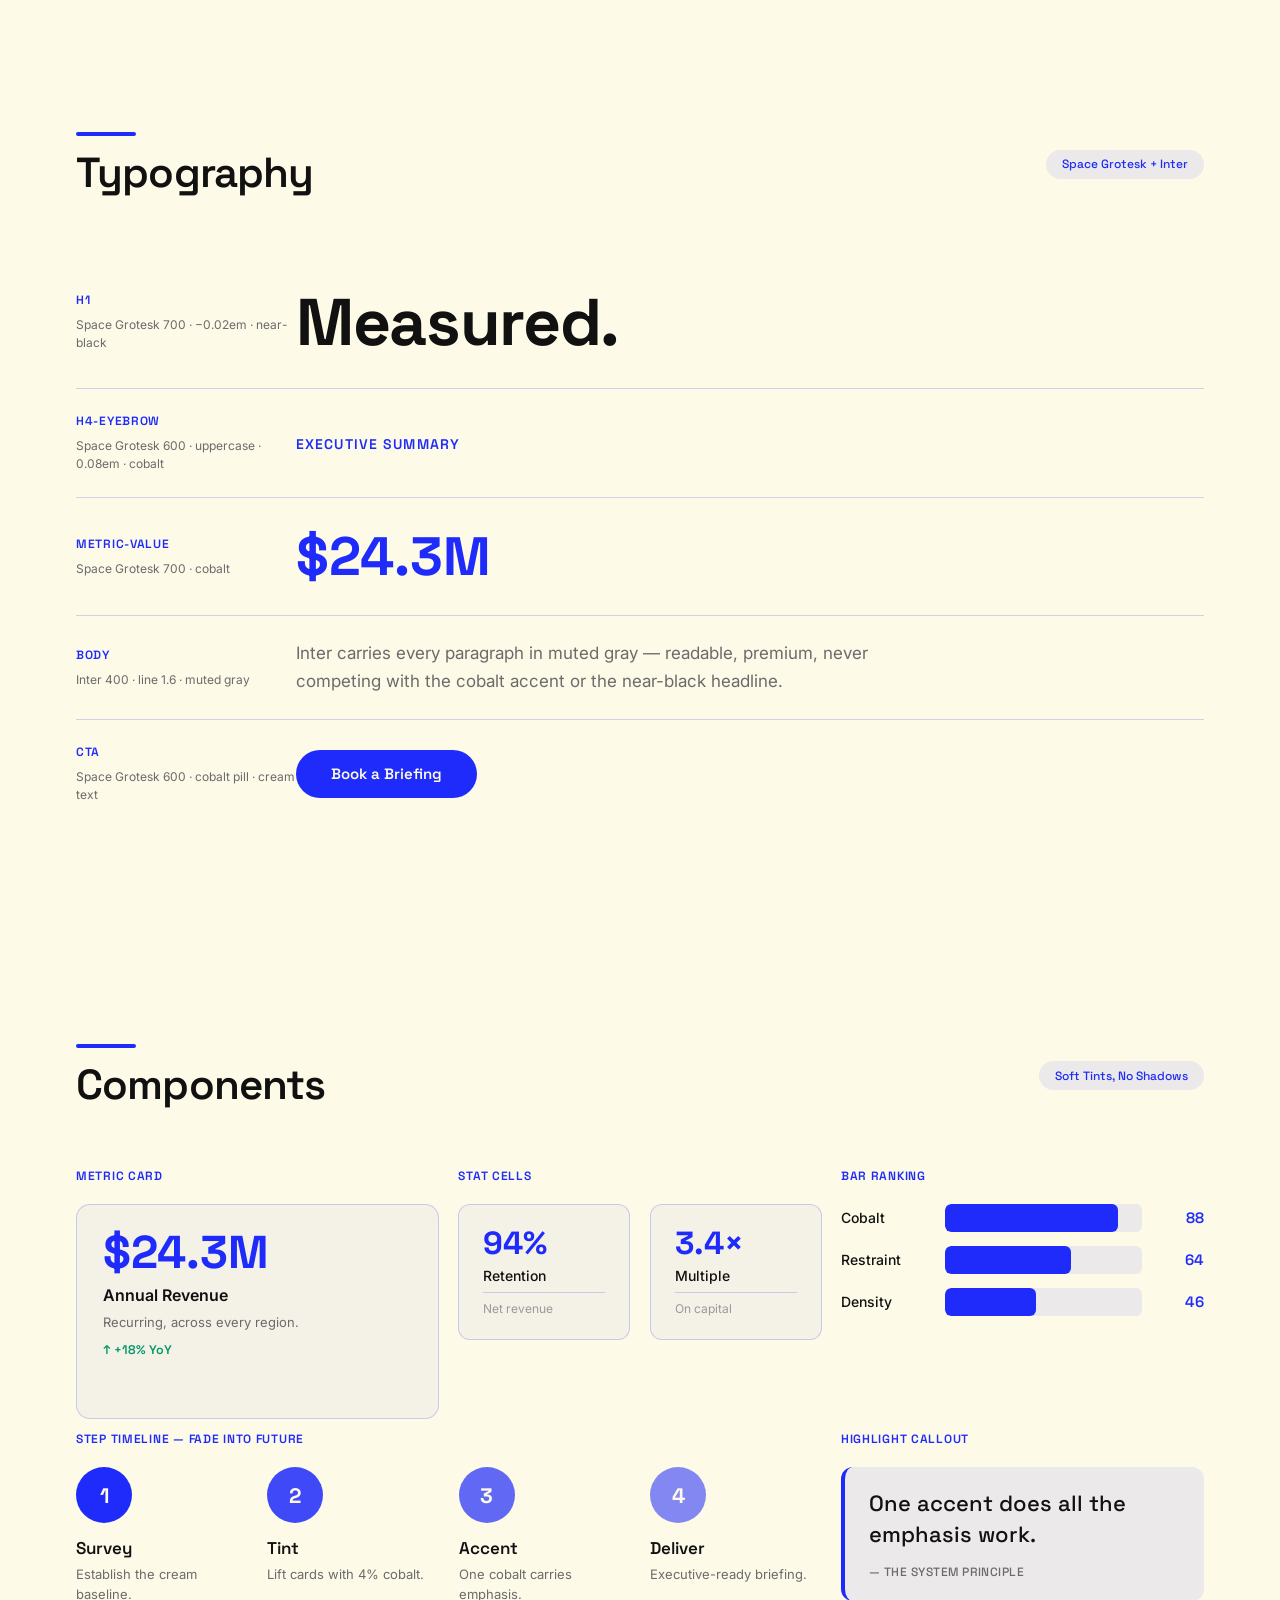
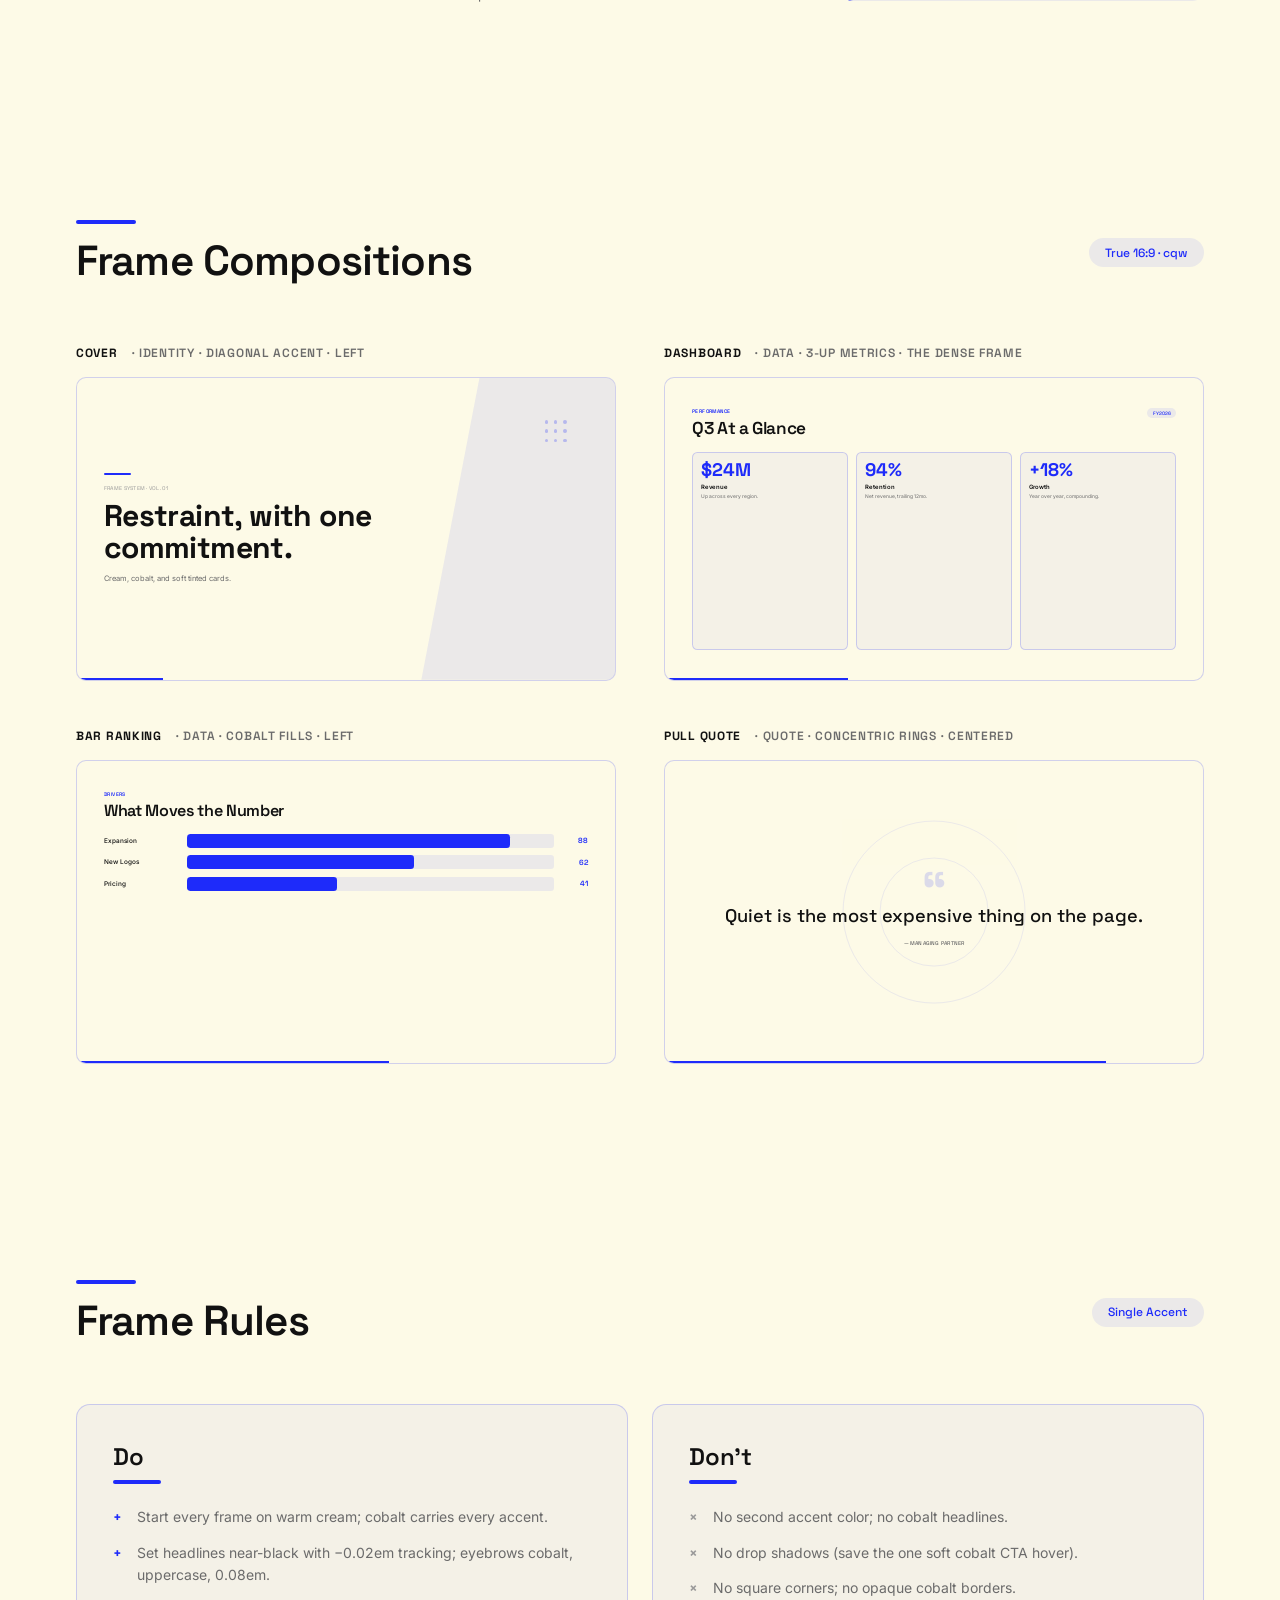
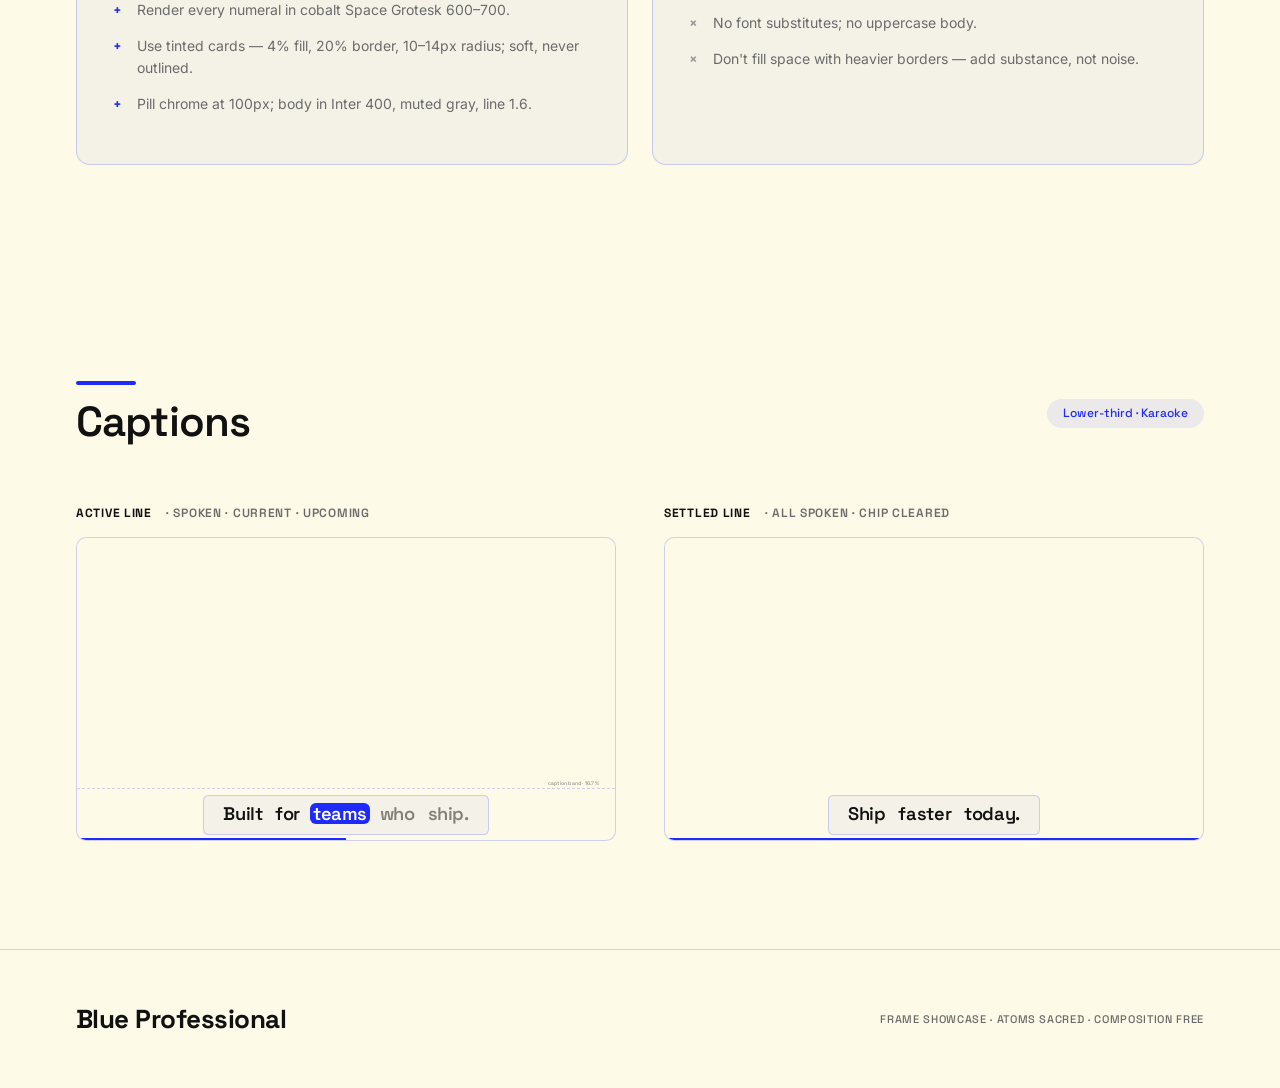
<file: .agents/skills/hyperframes/assets/frame-presets/blue-professional/frame-showcase.html>
<!doctype html>
<html lang="en">
  <head>
    <meta charset="utf-8" />
    <meta name="viewport" content="width=device-width,initial-scale=1" />
    <title>Blue Professional</title>
    <link rel="preconnect" href="https://fonts.googleapis.com" />
    <link rel="preconnect" href="https://fonts.gstatic.com" crossorigin />
    <link
      href="https://fonts.googleapis.com/css2?family=Space+Grotesk:wght@400;500;600;700&family=Inter:wght@400;500;600&display=swap"
      rel="stylesheet"
    />
    <style id="ds-tokens">
      :root {
        --bg: #fdfae7;
        --primary: #1e2bfa;
        --text: #111111;
        --muted: #6b6b6b;
        --light: #9a9a9a;
        --accent-light: rgba(30, 43, 250, 0.08);
        --accent-medium: rgba(30, 43, 250, 0.15);
        --border: rgba(30, 43, 250, 0.2);
        --card-bg: rgba(30, 43, 250, 0.04);
        --positive: #059669;
        --negative: #dc2626;
        --disp: "Space Grotesk", sans-serif;
        --body: "Inter", sans-serif;
      }
      * {
        margin: 0;
        padding: 0;
        box-sizing: border-box;
      }
      html {
        background: #0b0b16;
      }
      body {
        background: var(--bg);
        color: var(--muted);
        font-family: var(--body);
        -webkit-font-smoothing: antialiased;
      }
      .disp {
        font-family: var(--disp);
      }
      .eyebrow {
        font-family: var(--disp);
        font-weight: 600;
        text-transform: uppercase;
        letter-spacing: 0.08em;
        font-size: 14px;
        color: var(--primary);
      }

      section {
        padding: 108px 76px;
        position: relative;
      }
      .sec-head {
        display: flex;
        align-items: flex-start;
        gap: 20px;
        margin-bottom: 60px;
      }
      .sec-head .ey {
        display: flex;
        flex-direction: column;
        gap: 14px;
      }
      .sec-head .aline {
        width: 60px;
        height: 4px;
        background: var(--primary);
        border-radius: 2px;
      }
      .sec-head h2 {
        font-family: var(--disp);
        font-weight: 600;
        font-size: 42px;
        line-height: 1.1;
        letter-spacing: -0.02em;
        color: var(--text);
      }
      .sec-head .sp {
        flex: 1;
      }
      .sec-head .tagpill {
        background: var(--accent-light);
        color: var(--primary);
        padding: 0.4rem 1rem;
        border-radius: 100px;
        font-family: var(--disp);
        font-weight: 500;
        font-size: 12px;
        align-self: center;
      }

      /* COVER */
      .cover {
        min-height: 100vh;
        padding: 0 7vw;
        display: flex;
        flex-direction: column;
        justify-content: center;
        position: relative;
        overflow: hidden;
      }
      .cover .deco {
        position: absolute;
        top: 0;
        right: 0;
        bottom: 0;
        width: 36%;
        background: var(--accent-light);
        clip-path: polygon(30% 0, 100% 0, 100% 100%, 0% 100%);
      }
      .cover .dots {
        position: absolute;
        top: 14%;
        right: 10%;
        display: grid;
        grid-template-columns: repeat(3, 1fr);
        gap: 12px;
        opacity: 0.25;
        z-index: 2;
      }
      .cover .dots i {
        width: 8px;
        height: 8px;
        border-radius: 50%;
        background: var(--primary);
      }
      .cover .inner {
        position: relative;
        z-index: 3;
        max-width: 64%;
      }
      .cover .aline {
        width: 60px;
        height: 4px;
        background: var(--primary);
        border-radius: 2px;
        margin-bottom: 28px;
      }
      .cover .meta {
        font-family: var(--disp);
        font-weight: 400;
        font-size: 13px;
        letter-spacing: 0.05em;
        color: var(--light);
        margin-bottom: 20px;
      }
      .cover h1 {
        font-family: var(--disp);
        font-weight: 700;
        font-size: clamp(46px, 5.4vw, 76px);
        line-height: 1.08;
        letter-spacing: -0.02em;
        color: var(--text);
      }
      .cover .sub {
        font-family: var(--body);
        font-weight: 400;
        font-size: clamp(16px, 1.4vw, 20px);
        line-height: 1.6;
        color: var(--muted);
        margin-top: 26px;
        max-width: 560px;
      }
      .cover .pbar {
        position: absolute;
        bottom: 0;
        left: 0;
        height: 3px;
        width: 16%;
        background: var(--primary);
      }
      .cover .counter {
        position: absolute;
        bottom: 24px;
        left: 7vw;
        font-family: var(--disp);
        font-weight: 500;
        font-size: 13px;
        letter-spacing: 0.05em;
        color: var(--muted);
      }

      /* PALETTE */
      .swatches {
        display: grid;
        grid-template-columns: repeat(4, 1fr);
        gap: 20px;
      }
      .sw {
        background: var(--card-bg);
        border: 1.5px solid var(--border);
        border-radius: 14px;
        overflow: hidden;
      }
      .sw .chip {
        height: 92px;
        border-radius: 10px;
        margin: 14px 14px 0;
      }
      .sw .meta {
        padding: 14px 18px 18px;
      }
      .sw .name {
        font-family: var(--disp);
        font-weight: 600;
        font-size: 17px;
        color: var(--text);
        letter-spacing: -0.01em;
      }
      .sw .hex {
        font-family: var(--disp);
        font-size: 12px;
        color: var(--muted);
        margin-top: 4px;
      }

      /* TYPE */
      .type-row {
        display: grid;
        grid-template-columns: 220px 1fr;
        align-items: center;
        padding: 24px 0;
        border-bottom: 1px solid var(--border);
      }
      .type-row .tok {
        font-family: var(--disp);
        font-weight: 600;
        text-transform: uppercase;
        letter-spacing: 0.06em;
        font-size: 12px;
        color: var(--primary);
      }
      .type-row .m {
        font-size: 12px;
        color: var(--muted);
        margin-top: 8px;
        line-height: 1.5;
      }
      .type-row .spec {
        overflow: hidden;
      }

      /* COMPONENTS */
      .cnote {
        font-family: var(--disp);
        font-weight: 600;
        text-transform: uppercase;
        letter-spacing: 0.06em;
        font-size: 12px;
        color: var(--primary);
        margin-bottom: 20px;
      }
      .cgrid {
        display: grid;
        grid-template-columns: repeat(12, 1fr);
        gap: 1.2rem;
        margin-bottom: 48px;
      }
      .s3 {
        grid-column: span 3;
      }
      .s4 {
        grid-column: span 4;
      }
      .s6 {
        grid-column: span 6;
      }
      .s8 {
        grid-column: span 8;
      }
      .card {
        background: var(--card-bg);
        border: 1.5px solid var(--border);
        border-radius: 14px;
        padding: 1.5rem 1.6rem;
        height: 100%;
      }
      .card .mv {
        font-family: var(--disp);
        font-weight: 700;
        font-size: 46px;
        line-height: 1;
        color: var(--primary);
      }
      .card .ml {
        font-family: var(--body);
        font-weight: 600;
        font-size: 16px;
        color: var(--text);
        margin-top: 10px;
      }
      .card .md {
        font-size: 13px;
        line-height: 1.5;
        color: var(--muted);
        margin-top: 8px;
      }
      .card .chg {
        font-family: var(--disp);
        font-weight: 600;
        font-size: 12.5px;
        margin-top: 10px;
      }
      .card .chg.pos {
        color: var(--positive);
      }
      .card .chg.neg {
        color: var(--negative);
      }
      .statcell {
        background: var(--card-bg);
        border: 1px solid var(--border);
        border-radius: 12px;
        padding: 1.4rem 1.5rem;
      }
      .statcell .n {
        font-family: var(--disp);
        font-weight: 700;
        font-size: 32px;
        color: var(--primary);
        line-height: 1;
      }
      .statcell .nm {
        font-family: var(--body);
        font-weight: 500;
        font-size: 14px;
        color: var(--text);
        margin-top: 8px;
      }
      .statcell .ctx {
        font-size: 12px;
        color: var(--light);
        margin-top: 8px;
        padding-top: 8px;
        border-top: 1px solid var(--border);
      }
      .bars .row {
        display: flex;
        align-items: center;
        gap: 14px;
        margin-bottom: 14px;
      }
      .bars .bl {
        font-family: var(--body);
        font-weight: 500;
        font-size: 14px;
        color: var(--text);
        width: 90px;
      }
      .bars .track {
        flex: 1;
        height: 28px;
        background: var(--accent-light);
        border-radius: 6px;
        overflow: hidden;
      }
      .bars .fill {
        height: 100%;
        display: block;
        background: var(--primary);
        border-radius: 6px;
      }
      .bars .pct {
        font-family: var(--disp);
        font-weight: 600;
        font-size: 15px;
        color: var(--primary);
        width: 48px;
        text-align: right;
      }
      .steps {
        display: flex;
        gap: 20px;
      }
      .step {
        flex: 1;
      }
      .step .circ {
        width: 56px;
        height: 56px;
        border-radius: 50%;
        background: var(--primary);
        color: var(--bg);
        display: grid;
        place-items: center;
        font-family: var(--disp);
        font-weight: 700;
        font-size: 21px;
      }
      .step .t {
        font-family: var(--disp);
        font-weight: 600;
        font-size: 17px;
        color: var(--text);
        margin-top: 14px;
      }
      .step .d {
        font-size: 13px;
        line-height: 1.5;
        color: var(--muted);
        margin-top: 6px;
      }
      .hilite {
        background: var(--accent-light);
        border-left: 4px solid var(--primary);
        border-radius: 12px;
        padding: 1.3rem 1.5rem;
      }
      .hilite .q {
        font-family: var(--disp);
        font-weight: 500;
        font-size: 22px;
        line-height: 1.4;
        color: var(--text);
      }
      .hilite .c {
        font-family: var(--disp);
        font-weight: 500;
        text-transform: uppercase;
        letter-spacing: 0.04em;
        font-size: 12px;
        color: var(--muted);
        margin-top: 14px;
      }
      .cta {
        display: inline-block;
        background: var(--primary);
        color: var(--bg);
        padding: 0.9rem 2.2rem;
        border-radius: 100px;
        font-family: var(--disp);
        font-weight: 600;
        font-size: 15px;
      }

      /* COMPOSITIONS */
      .gallery {
        display: grid;
        grid-template-columns: 1fr 1fr;
        gap: 48px;
      }
      .fw .flabel {
        display: flex;
        gap: 14px;
        align-items: baseline;
        margin-bottom: 16px;
        font-family: var(--disp);
        font-weight: 600;
        text-transform: uppercase;
        letter-spacing: 0.06em;
        font-size: 12px;
        color: var(--muted);
      }
      .fw .flabel b {
        color: var(--text);
      }
      .frame {
        aspect-ratio: 16/9;
        container-type: size;
        position: relative;
        overflow: hidden;
        background: var(--bg);
        border: 1px solid var(--border);
        border-radius: 10px;
      }
      .frame > .body {
        position: absolute;
        inset: 0;
        z-index: 3;
      }
      .frame .pbar {
        position: absolute;
        bottom: 0;
        left: 0;
        height: 0.3cqw;
        background: var(--primary);
        z-index: 5;
      }

      /* f1 cover */
      .gf1 .deco {
        position: absolute;
        top: 0;
        right: 0;
        bottom: 0;
        width: 36%;
        background: var(--accent-light);
        clip-path: polygon(30% 0, 100% 0, 100% 100%, 0% 100%);
        z-index: 1;
      }
      .gf1 .dots {
        position: absolute;
        top: 14%;
        right: 9%;
        display: grid;
        grid-template-columns: repeat(3, 1fr);
        gap: 1cqw;
        opacity: 0.25;
        z-index: 2;
      }
      .gf1 .dots i {
        width: 0.7cqw;
        height: 0.7cqw;
        border-radius: 50%;
        background: var(--primary);
      }
      .gf1 .body {
        display: flex;
        flex-direction: column;
        justify-content: center;
        padding: 0 5cqw;
      }
      .gf1 .aline {
        width: 5cqw;
        height: 0.3cqw;
        background: var(--primary);
        border-radius: 0.2cqw;
        margin-bottom: 2cqw;
      }
      .gf1 .ey {
        font-family: var(--disp);
        font-weight: 400;
        font-size: 1cqw;
        letter-spacing: 0.05em;
        color: var(--light);
        margin-bottom: 1.4cqw;
      }
      .gf1 h3 {
        font-family: var(--disp);
        font-weight: 700;
        font-size: 5.6cqw;
        line-height: 1.06;
        letter-spacing: -0.02em;
        color: var(--text);
        max-width: 58cqw;
      }
      .gf1 .sub {
        font-size: 1.4cqw;
        line-height: 1.5;
        color: var(--muted);
        margin-top: 1.8cqw;
        max-width: 48cqw;
      }

      /* f2 dashboard */
      .gf2 .body {
        padding: 5.5cqw 5cqw;
        display: flex;
        flex-direction: column;
      }
      .gf2 .hdr {
        display: flex;
        justify-content: space-between;
        align-items: flex-start;
        margin-bottom: 2.4cqw;
      }
      .gf2 .ey {
        font-family: var(--disp);
        font-weight: 600;
        text-transform: uppercase;
        letter-spacing: 0.08em;
        font-size: 0.95cqw;
        color: var(--primary);
      }
      .gf2 h3 {
        font-family: var(--disp);
        font-weight: 600;
        font-size: 3.2cqw;
        letter-spacing: -0.02em;
        color: var(--text);
        margin-top: 0.6cqw;
      }
      .gf2 .tp {
        background: var(--accent-light);
        color: var(--primary);
        padding: 0.4cqw 1cqw;
        border-radius: 100px;
        font-family: var(--disp);
        font-weight: 500;
        font-size: 0.9cqw;
      }
      .gf2 .grid {
        display: grid;
        grid-template-columns: repeat(3, 1fr);
        gap: 1.4cqw;
        flex: 1;
      }
      .gf2 .c {
        background: var(--card-bg);
        border: 0.1cqw solid var(--border);
        border-radius: 1cqw;
        padding: 1.6cqw;
      }
      .gf2 .c .n {
        font-family: var(--disp);
        font-weight: 700;
        font-size: 3.4cqw;
        color: var(--primary);
        line-height: 1;
      }
      .gf2 .c .nm {
        font-family: var(--body);
        font-weight: 600;
        font-size: 1.1cqw;
        color: var(--text);
        margin-top: 0.6cqw;
      }
      .gf2 .c .d {
        font-size: 0.92cqw;
        line-height: 1.45;
        color: var(--muted);
        margin-top: 0.5cqw;
      }

      /* f3 bars */
      .gf3 .body {
        padding: 5.5cqw 5cqw;
        display: flex;
        flex-direction: column;
      }
      .gf3 .ey {
        font-family: var(--disp);
        font-weight: 600;
        text-transform: uppercase;
        letter-spacing: 0.08em;
        font-size: 0.95cqw;
        color: var(--primary);
        margin-bottom: 0.6cqw;
      }
      .gf3 h3 {
        font-family: var(--disp);
        font-weight: 600;
        font-size: 3cqw;
        letter-spacing: -0.02em;
        color: var(--text);
        margin-bottom: 2.4cqw;
      }
      .gf3 .row {
        display: flex;
        align-items: center;
        gap: 1.4cqw;
        margin-bottom: 1.4cqw;
      }
      .gf3 .bl {
        font-family: var(--body);
        font-weight: 500;
        font-size: 1.2cqw;
        color: var(--text);
        width: 14cqw;
      }
      .gf3 .track {
        flex: 1;
        height: 2.6cqw;
        background: var(--accent-light);
        border-radius: 0.6cqw;
        overflow: hidden;
      }
      .gf3 .fill {
        height: 100%;
        display: block;
        background: var(--primary);
        border-radius: 0.6cqw;
      }
      .gf3 .pct {
        font-family: var(--disp);
        font-weight: 600;
        font-size: 1.4cqw;
        color: var(--primary);
        width: 5cqw;
        text-align: right;
      }

      /* f4 quote/closing */
      .gf4 {
        position: relative;
      }
      .gf4 .rings {
        position: absolute;
        left: 50%;
        top: 50%;
        transform: translate(-50%, -50%);
        width: 34cqw;
        height: 34cqw;
        border: 0.1cqw solid var(--border);
        border-radius: 50%;
        opacity: 0.4;
        z-index: 1;
      }
      .gf4 .rings::before {
        content: "";
        position: absolute;
        inset: 20%;
        border: 0.1cqw solid var(--border);
        border-radius: 50%;
      }
      .gf4 .body {
        display: flex;
        flex-direction: column;
        justify-content: center;
        align-items: center;
        text-align: center;
        padding: 0 9cqw;
      }
      .gf4 .qm {
        font-family: var(--disp);
        font-weight: 700;
        font-size: 9cqw;
        line-height: 0.5;
        color: var(--primary);
        opacity: 0.15;
        height: 4cqw;
      }
      .gf4 .q {
        font-family: var(--disp);
        font-weight: 500;
        font-size: 3.4cqw;
        line-height: 1.35;
        color: var(--text);
        margin-top: 1cqw;
      }
      .gf4 .c {
        font-family: var(--disp);
        font-weight: 500;
        text-transform: uppercase;
        letter-spacing: 0.04em;
        font-size: 1cqw;
        color: var(--muted);
        margin-top: 2cqw;
      }

      /* PRINCIPLES */
      .dos {
        display: grid;
        grid-template-columns: 1fr 1fr;
        gap: 24px;
      }
      .do-card {
        background: var(--card-bg);
        border: 1.5px solid var(--border);
        border-radius: 14px;
        padding: 36px;
      }
      .do-card h4 {
        font-family: var(--disp);
        font-weight: 600;
        font-size: 24px;
        color: var(--text);
        margin-bottom: 8px;
        letter-spacing: -0.01em;
      }
      .do-card .aline {
        width: 48px;
        height: 4px;
        background: var(--primary);
        border-radius: 2px;
        margin-bottom: 22px;
      }
      .do-card ul {
        list-style: none;
      }
      .do-card li {
        font-size: 14px;
        line-height: 1.6;
        padding-left: 24px;
        position: relative;
        margin-bottom: 13px;
        color: var(--muted);
      }
      .do-card li::before {
        position: absolute;
        left: 0;
        font-family: var(--disp);
        font-weight: 700;
        color: var(--primary);
      }
      .do-card.do li::before {
        content: "+";
      }
      .do-card.dont li::before {
        content: "\00d7";
        color: var(--light);
      }

      .foot {
        padding: 52px 76px;
        border-top: 1px solid var(--border);
        display: flex;
        justify-content: space-between;
        align-items: center;
      }
      .foot .l {
        font-family: var(--disp);
        font-weight: 700;
        font-size: 26px;
        color: var(--text);
        letter-spacing: -0.02em;
      }
      .foot .r {
        font-family: var(--disp);
        font-weight: 500;
        text-transform: uppercase;
        letter-spacing: 0.06em;
        font-size: 11px;
        color: var(--muted);
      }
      @media (max-width: 1100px) {
        .gallery {
          grid-template-columns: 1fr;
        }
        .swatches {
          grid-template-columns: 1fr 1fr;
        }
      }
    </style>
    <link
      rel="stylesheet"
      href="https://fonts.googleapis.com/css2?family=Space+Grotesk:wght@400;500;600;700&display=swap"
    />
    <link
      rel="stylesheet"
      href="https://fonts.googleapis.com/css2?family=Inter:wght@400;500;600;700&display=swap"
    />
    <style id="ft-override">
      :root {
        --primary: #fdfae7 !important;
        --secondary: #111111 !important;
        --tertiary: #6b6b6b !important;
        --accent: #1e2bfa !important;
        --f-disp: "Space Grotesk", sans-serif !important;
        --f-body: "Inter", sans-serif !important;
        --bg: #fdfae7 !important;
        --primary: #1e2bfa !important;
        --text: #111111 !important;
        --muted: #6b6b6b !important;
        --disp: "Space Grotesk", sans-serif !important;
        --body: "Inter", sans-serif !important;
        --light: #9a9a9a !important;
        --positive: #059669 !important;
        --negative: #dc2626 !important;
        --accent-light: rgba(30, 43, 250, 0.08) !important;
        --accent-medium: rgba(30, 43, 250, 0.15) !important;
        --border: rgba(30, 43, 250, 0.2) !important;
        --card-bg: rgba(30, 43, 250, 0.04) !important;
      }
    </style>
  </head>
  <body>
    <!-- COVER -->
    <section class="cover">
      <div class="deco"></div>
      <div class="dots"><i></i><i></i><i></i><i></i><i></i><i></i><i></i><i></i><i></i></div>
      <div class="inner">
        <div class="aline"></div>
        <div class="meta">FRAME SYSTEM · VOL. 01 · CONFIDENTIAL</div>
        <h1>Restraint, with one strong commitment.</h1>
        <div class="sub">
          A consulting-grade frame system — warm cream, a single saturated cobalt carrying every
          accent, and soft tinted cards that never shout.
        </div>
      </div>
      <div class="counter">01 / 06</div>
      <div class="pbar"></div>
    </section>

    <!-- PALETTE -->
    <section>
      <div class="sec-head">
        <div class="ey">
          <div class="aline"></div>
          <h2>Palette</h2>
        </div>
        <span class="sp"></span><span class="tagpill">One Accent, Three Grays</span>
      </div>
      <div class="swatches">
        <div class="sw">
          <div
            class="chip"
            style="background: var(--bg); box-shadow: inset 0 0 0 1px var(--border)"
          ></div>
          <div class="meta">
            <div class="name">Canvas</div>
            <div class="hex">#fdfae7</div>
          </div>
        </div>
        <div class="sw">
          <div class="chip" style="background: var(--primary)"></div>
          <div class="meta">
            <div class="name">Cobalt</div>
            <div class="hex">#1e2bfa · the only accent</div>
          </div>
        </div>
        <div class="sw">
          <div class="chip" style="background: var(--text)"></div>
          <div class="meta">
            <div class="name">Text</div>
            <div class="hex">#111111</div>
          </div>
        </div>
        <div class="sw">
          <div class="chip" style="background: var(--muted)"></div>
          <div class="meta">
            <div class="name">Muted</div>
            <div class="hex">#6b6b6b · body</div>
          </div>
        </div>
        <div class="sw">
          <div class="chip" style="background: var(--card-bg)"></div>
          <div class="meta">
            <div class="name">Card Tint</div>
            <div class="hex">cobalt · 4%</div>
          </div>
        </div>
        <div class="sw">
          <div class="chip" style="background: var(--border)"></div>
          <div class="meta">
            <div class="name">Border</div>
            <div class="hex">cobalt · 20%</div>
          </div>
        </div>
        <div class="sw">
          <div class="chip" style="background: var(--positive)"></div>
          <div class="meta">
            <div class="name">Positive</div>
            <div class="hex">#059669 · inline only</div>
          </div>
        </div>
        <div class="sw">
          <div class="chip" style="background: var(--negative)"></div>
          <div class="meta">
            <div class="name">Negative</div>
            <div class="hex">#dc2626 · inline only</div>
          </div>
        </div>
      </div>
    </section>

    <!-- TYPOGRAPHY -->
    <section>
      <div class="sec-head">
        <div class="ey">
          <div class="aline"></div>
          <h2>Typography</h2>
        </div>
        <span class="sp"></span><span class="tagpill">Space Grotesk + Inter</span>
      </div>
      <div class="type-row">
        <div>
          <div class="tok">h1</div>
          <div class="m">Space Grotesk 700 · −0.02em · near-black</div>
        </div>
        <div class="spec">
          <span
            class="disp"
            style="font-weight: 700; font-size: 66px; letter-spacing: -0.02em; color: var(--text)"
            >Measured.</span
          >
        </div>
      </div>
      <div class="type-row">
        <div>
          <div class="tok">h4-eyebrow</div>
          <div class="m">Space Grotesk 600 · uppercase · 0.08em · cobalt</div>
        </div>
        <div class="spec"><span class="eyebrow">Executive Summary</span></div>
      </div>
      <div class="type-row">
        <div>
          <div class="tok">metric-value</div>
          <div class="m">Space Grotesk 700 · cobalt</div>
        </div>
        <div class="spec">
          <span class="disp" style="font-weight: 700; font-size: 54px; color: var(--primary)"
            >$24.3M</span
          >
        </div>
      </div>
      <div class="type-row">
        <div>
          <div class="tok">body</div>
          <div class="m">Inter 400 · line 1.6 · muted gray</div>
        </div>
        <div class="spec">
          <p style="font-size: 17px; line-height: 1.6; max-width: 660px">
            Inter carries every paragraph in muted gray — readable, premium, never competing with
            the cobalt accent or the near-black headline.
          </p>
        </div>
      </div>
      <div class="type-row" style="border-bottom: 0">
        <div>
          <div class="tok">cta</div>
          <div class="m">Space Grotesk 600 · cobalt pill · cream text</div>
        </div>
        <div class="spec"><span class="cta">Book a Briefing</span></div>
      </div>
    </section>

    <!-- COMPONENTS -->
    <section>
      <div class="sec-head">
        <div class="ey">
          <div class="aline"></div>
          <h2>Components</h2>
        </div>
        <span class="sp"></span><span class="tagpill">Soft Tints, No Shadows</span>
      </div>

      <div class="cgrid">
        <div class="s4">
          <div class="cnote">Metric card</div>
          <div class="card">
            <div class="mv">$24.3M</div>
            <div class="ml">Annual Revenue</div>
            <div class="md">Recurring, across every region.</div>
            <div class="chg pos">↑ +18% YoY</div>
          </div>
        </div>
        <div class="s4">
          <div class="cnote">Stat cells</div>
          <div style="display: grid; grid-template-columns: 1fr 1fr; gap: 1.2rem">
            <div class="statcell">
              <div class="n">94%</div>
              <div class="nm">Retention</div>
              <div class="ctx">Net revenue</div>
            </div>
            <div class="statcell">
              <div class="n">3.4×</div>
              <div class="nm">Multiple</div>
              <div class="ctx">On capital</div>
            </div>
          </div>
        </div>
        <div class="s4">
          <div class="cnote">Bar ranking</div>
          <div class="bars">
            <div class="row">
              <span class="bl">Cobalt</span
              ><span class="track"><span class="fill" style="width: 88%"></span></span
              ><span class="pct">88</span>
            </div>
            <div class="row">
              <span class="bl">Restraint</span
              ><span class="track"><span class="fill" style="width: 64%"></span></span
              ><span class="pct">64</span>
            </div>
            <div class="row">
              <span class="bl">Density</span
              ><span class="track"><span class="fill" style="width: 46%"></span></span
              ><span class="pct">46</span>
            </div>
          </div>
        </div>
      </div>

      <div class="cgrid" style="margin-bottom: 0">
        <div class="s8">
          <div class="cnote">Step timeline — fade into future</div>
          <div class="steps">
            <div class="step">
              <div class="circ" style="opacity: 1">1</div>
              <div class="t">Survey</div>
              <div class="d">Establish the cream baseline.</div>
            </div>
            <div class="step">
              <div class="circ" style="opacity: 0.85">2</div>
              <div class="t">Tint</div>
              <div class="d">Lift cards with 4% cobalt.</div>
            </div>
            <div class="step">
              <div class="circ" style="opacity: 0.7">3</div>
              <div class="t">Accent</div>
              <div class="d">One cobalt carries emphasis.</div>
            </div>
            <div class="step">
              <div class="circ" style="opacity: 0.55">4</div>
              <div class="t">Deliver</div>
              <div class="d">Executive-ready briefing.</div>
            </div>
          </div>
        </div>
        <div class="s4">
          <div class="cnote">Highlight callout</div>
          <div class="hilite">
            <div class="q">One accent does all the emphasis work.</div>
            <div class="c">— The System Principle</div>
          </div>
        </div>
      </div>
    </section>

    <!-- COMPOSITIONS -->
    <section>
      <div class="sec-head">
        <div class="ey">
          <div class="aline"></div>
          <h2>Frame Compositions</h2>
        </div>
        <span class="sp"></span><span class="tagpill">True 16:9 · cqw</span>
      </div>
      <div class="gallery">
        <div class="fw">
          <div class="flabel"><b>Cover</b><span>· identity · diagonal accent · left</span></div>
          <div class="frame gf1">
            <div class="deco"></div>
            <div class="dots"><i></i><i></i><i></i><i></i><i></i><i></i><i></i><i></i><i></i></div>
            <div class="body">
              <div class="aline"></div>
              <div class="ey">FRAME SYSTEM · VOL. 01</div>
              <h3>Restraint, with one commitment.</h3>
              <div class="sub">Cream, cobalt, and soft tinted cards.</div>
            </div>
            <div class="pbar" style="width: 16%"></div>
          </div>
        </div>

        <div class="fw">
          <div class="flabel">
            <b>Dashboard</b><span>· data · 3-up metrics · the dense frame</span>
          </div>
          <div class="frame gf2">
            <div class="body">
              <div class="hdr">
                <div>
                  <div class="ey">Performance</div>
                  <h3>Q3 At a Glance</h3>
                </div>
                <span class="tp">FY2026</span>
              </div>
              <div class="grid">
                <div class="c">
                  <div class="n">$24M</div>
                  <div class="nm">Revenue</div>
                  <div class="d">Up across every region.</div>
                </div>
                <div class="c">
                  <div class="n">94%</div>
                  <div class="nm">Retention</div>
                  <div class="d">Net revenue, trailing 12mo.</div>
                </div>
                <div class="c">
                  <div class="n">+18%</div>
                  <div class="nm">Growth</div>
                  <div class="d">Year over year, compounding.</div>
                </div>
              </div>
            </div>
            <div class="pbar" style="width: 34%"></div>
          </div>
        </div>

        <div class="fw">
          <div class="flabel"><b>Bar Ranking</b><span>· data · cobalt fills · left</span></div>
          <div class="frame gf3">
            <div class="body">
              <div class="ey">Drivers</div>
              <h3>What Moves the Number</h3>
              <div class="row">
                <span class="bl">Expansion</span
                ><span class="track"><span class="fill" style="width: 88%"></span></span
                ><span class="pct">88</span>
              </div>
              <div class="row">
                <span class="bl">New Logos</span
                ><span class="track"><span class="fill" style="width: 62%"></span></span
                ><span class="pct">62</span>
              </div>
              <div class="row">
                <span class="bl">Pricing</span
                ><span class="track"><span class="fill" style="width: 41%"></span></span
                ><span class="pct">41</span>
              </div>
            </div>
            <div class="pbar" style="width: 58%"></div>
          </div>
        </div>

        <div class="fw">
          <div class="flabel">
            <b>Pull Quote</b><span>· quote · concentric rings · centered</span>
          </div>
          <div class="frame gf4">
            <div class="rings"></div>
            <div class="body">
              <div class="qm">&ldquo;</div>
              <div class="q">Quiet is the most expensive thing on the page.</div>
              <div class="c">— Managing Partner</div>
            </div>
            <div class="pbar" style="width: 82%"></div>
          </div>
        </div>
      </div>
    </section>

    <!-- PRINCIPLES -->
    <section>
      <div class="sec-head">
        <div class="ey">
          <div class="aline"></div>
          <h2>Frame Rules</h2>
        </div>
        <span class="sp"></span><span class="tagpill">Single Accent</span>
      </div>
      <div class="dos">
        <div class="do-card do">
          <h4>Do</h4>
          <div class="aline"></div>
          <ul>
            <li>Start every frame on warm cream; cobalt carries every accent.</li>
            <li>
              Set headlines near-black with −0.02em tracking; eyebrows cobalt, uppercase, 0.08em.
            </li>
            <li>Render every numeral in cobalt Space Grotesk 600–700.</li>
            <li>Use tinted cards — 4% fill, 20% border, 10–14px radius; soft, never outlined.</li>
            <li>Pill chrome at 100px; body in Inter 400, muted gray, line 1.6.</li>
          </ul>
        </div>
        <div class="do-card dont">
          <h4>Don't</h4>
          <div class="aline"></div>
          <ul>
            <li>No second accent color; no cobalt headlines.</li>
            <li>No drop shadows (save the one soft cobalt CTA hover).</li>
            <li>No square corners; no opaque cobalt borders.</li>
            <li>No font substitutes; no uppercase body.</li>
            <li>Don't fill space with heavier borders — add substance, not noise.</li>
          </ul>
        </div>
      </div>
    </section>

    <!-- CAPTIONS — preview of caption-skin.html (the preset's lower-third karaoke look) -->
    <style>
      /* mirrors caption-skin.html; the skin's --cap-* vocab mapped to this preset's tokens */
      .capdemo {
        --cap-ink: var(--text);
        --cap-canvas: var(--bg);
        --cap-accent: var(--primary);
        --cap-accent-2: var(--negative);
      }
      .capdemo .stage {
        position: absolute;
        left: 0;
        right: 0;
        bottom: 0;
        height: 16.67cqh;
        display: flex;
        align-items: center;
        justify-content: center;
        z-index: 4;
      }
      .capdemo .pill {
        max-width: 80cqw;
        padding: 1.4cqw 3cqw 1.7cqw;
        background: color-mix(in srgb, var(--cap-accent) 4%, var(--cap-canvas));
        border: 0.16cqw solid color-mix(in srgb, var(--cap-accent) 20%, transparent);
        border-radius: 1cqw;
      }
      .capdemo .line {
        display: flex;
        flex-wrap: wrap;
        justify-content: center;
        gap: 0.1em 0.34em;
        font-family: var(--disp);
        font-weight: 600;
        font-size: 3.4cqw;
        line-height: 1.16;
        letter-spacing: -0.02em;
      }
      .capdemo .w {
        display: inline-block;
        padding: 0 0.18em;
        border-radius: 0.32em;
        color: color-mix(in srgb, var(--cap-ink) 52%, var(--cap-canvas));
      }
      .capdemo .w.spoken {
        color: var(--cap-ink);
      }
      .capdemo .w.active {
        color: var(--cap-canvas);
        background: var(--cap-accent);
      }
      .capdemo .bandline {
        position: absolute;
        left: 0;
        right: 0;
        bottom: 16.67cqh;
        border-top: 1px dashed var(--border);
        z-index: 3;
      }
      .capdemo .bandtag {
        position: absolute;
        right: 3cqw;
        bottom: calc(16.67cqh + 0.7cqw);
        font-family: var(--disp);
        font-weight: 500;
        font-size: 0.95cqw;
        letter-spacing: 0.04em;
        color: var(--muted);
        opacity: 0.7;
        z-index: 4;
      }
    </style>
    <section>
      <div class="sec-head">
        <div class="ey">
          <div class="aline"></div>
          <h2>Captions</h2>
        </div>
        <span class="sp"></span><span class="tagpill">Lower-third · Karaoke</span>
      </div>
      <div class="gallery">
        <div class="fw">
          <div class="flabel"><b>Active line</b><span>· spoken · current · upcoming</span></div>
          <div class="frame capdemo">
            <div class="deco"></div>
            <div class="bandline"></div>
            <div class="bandtag">caption band · 16.7%</div>
            <div class="stage">
              <div class="pill">
                <div class="line">
                  <span class="w spoken">Built</span>
                  <span class="w spoken">for</span>
                  <span class="w active">teams</span>
                  <span class="w">who</span>
                  <span class="w">ship.</span>
                </div>
              </div>
            </div>
            <div class="pbar" style="width: 50%"></div>
          </div>
        </div>

        <div class="fw">
          <div class="flabel"><b>Settled line</b><span>· all spoken · chip cleared</span></div>
          <div class="frame capdemo">
            <div class="stage">
              <div class="pill">
                <div class="line">
                  <span class="w spoken">Ship</span>
                  <span class="w spoken">faster</span>
                  <span class="w spoken">today.</span>
                </div>
              </div>
            </div>
            <div class="pbar" style="width: 100%"></div>
          </div>
        </div>
      </div>
    </section>

    <div class="foot">
      <span class="l">Blue Professional</span>
      <span class="r">Frame Showcase · Atoms Sacred · Composition Free</span>
    </div>

    <template id="__bundler_thumbnail">
      <svg viewBox="0 0 100 100" xmlns="http://www.w3.org/2000/svg">
        <rect width="100" height="100" fill="#fdfae7" />
        <rect x="58" y="0" width="42" height="100" fill="#1e2bfa" opacity="0.08" />
        <rect x="14" y="40" width="6" height="20" fill="#1e2bfa" />
        <rect x="26" y="44" width="44" height="6" rx="3" fill="#111111" />
        <rect x="26" y="56" width="30" height="4" rx="2" fill="#1e2bfa" />
      </svg>
    </template>
  </body>
</html>
</file>
